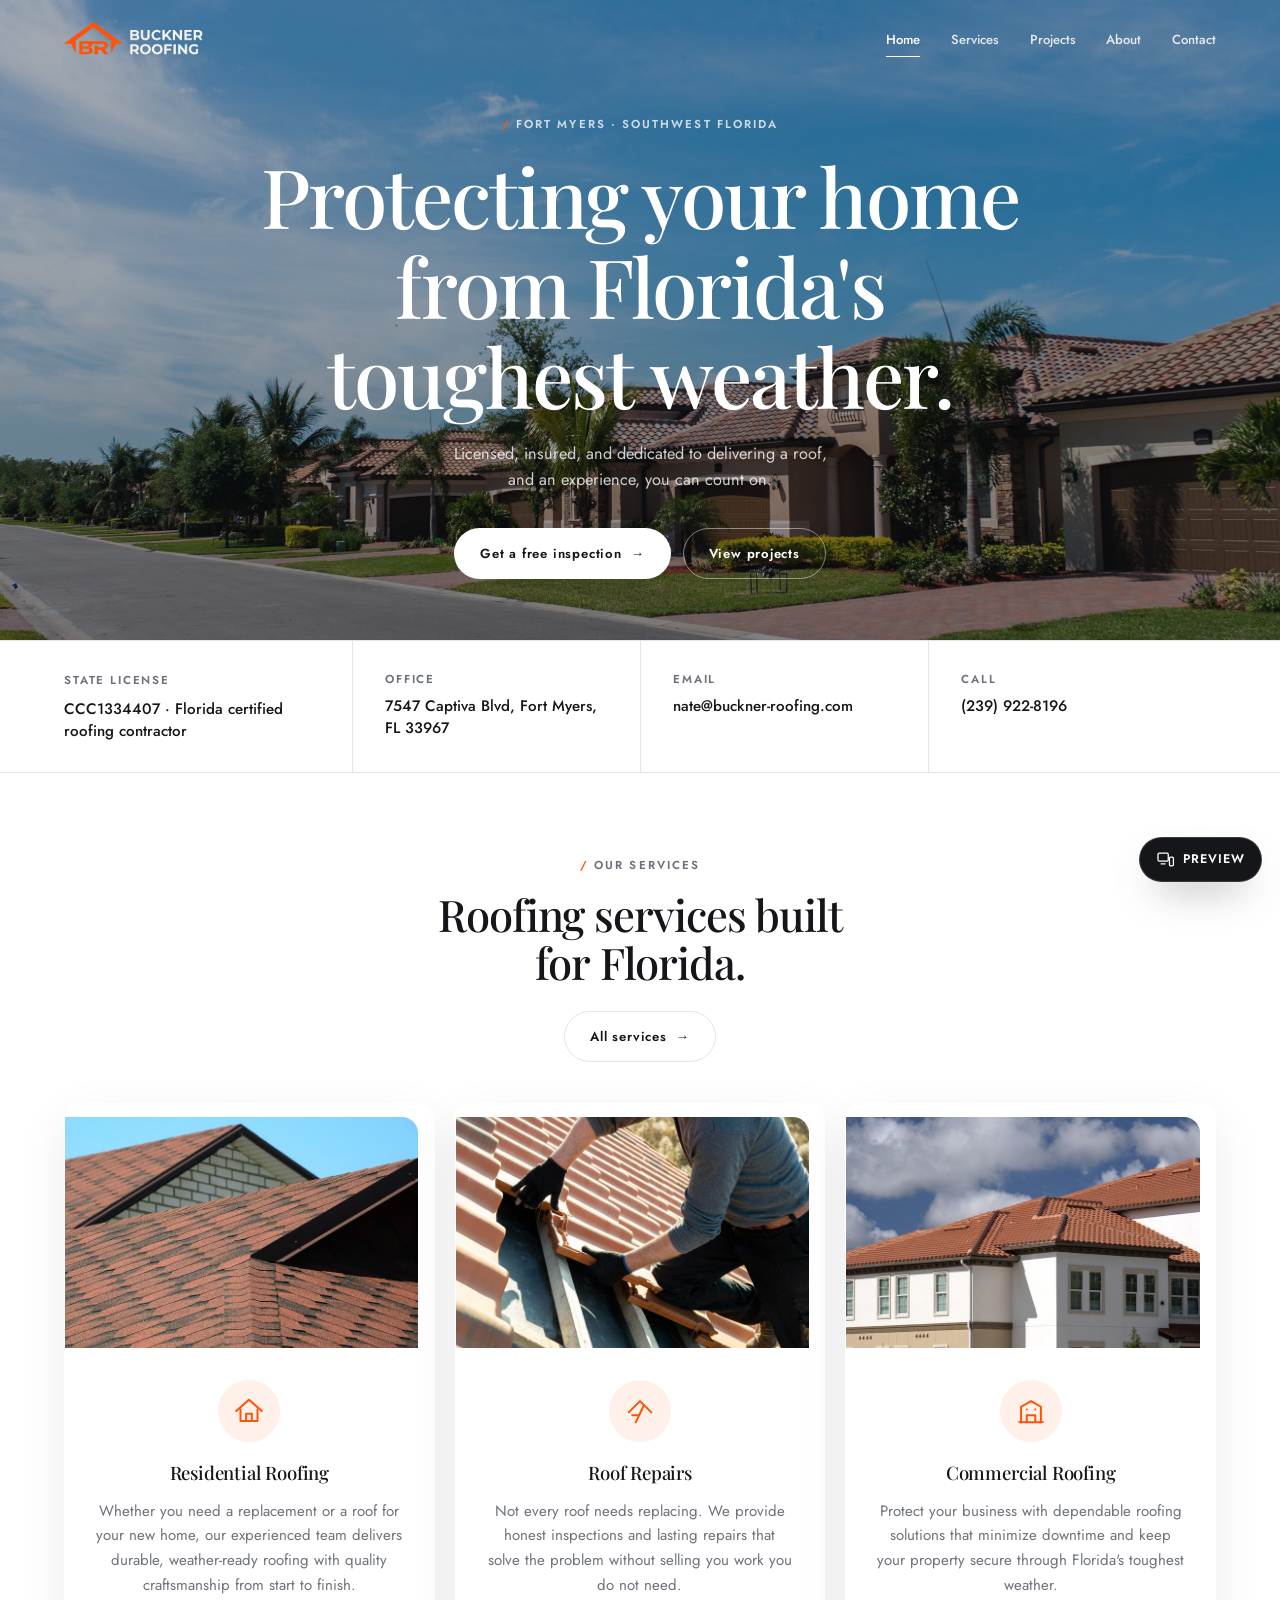
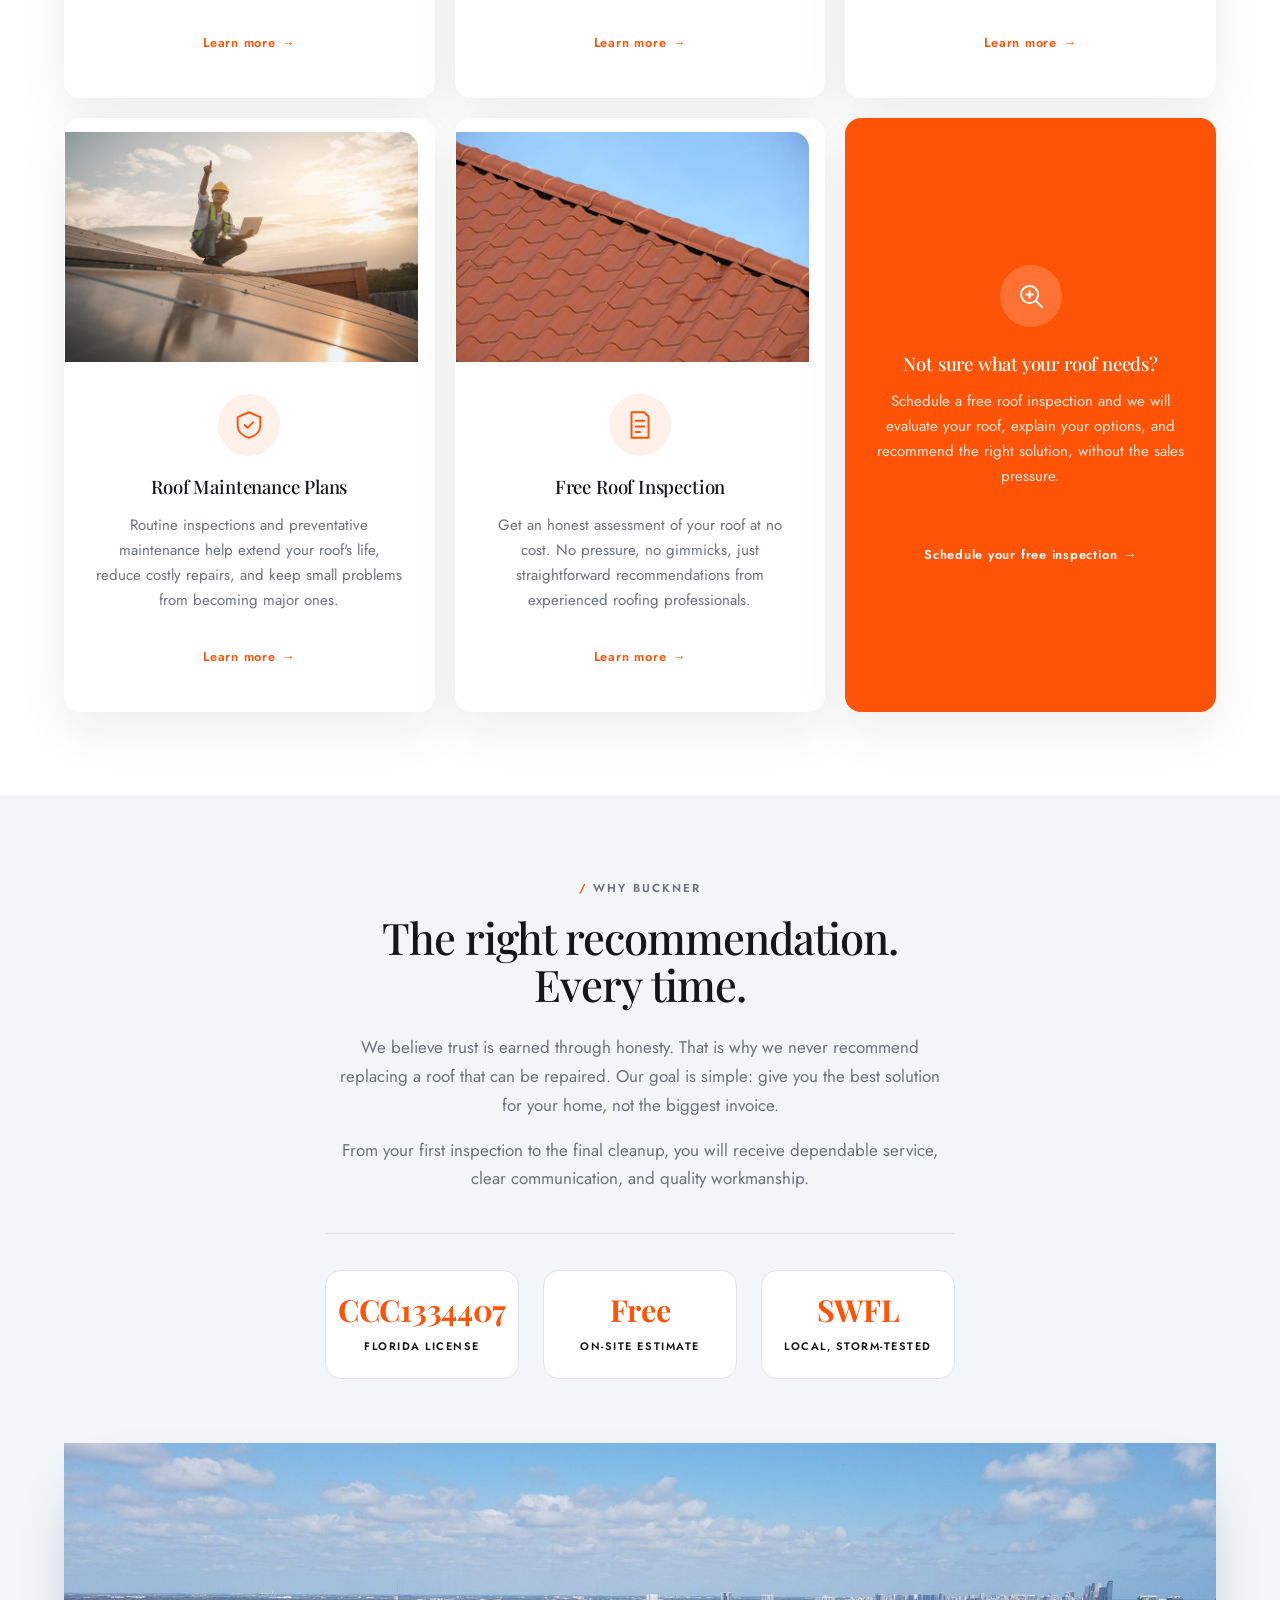
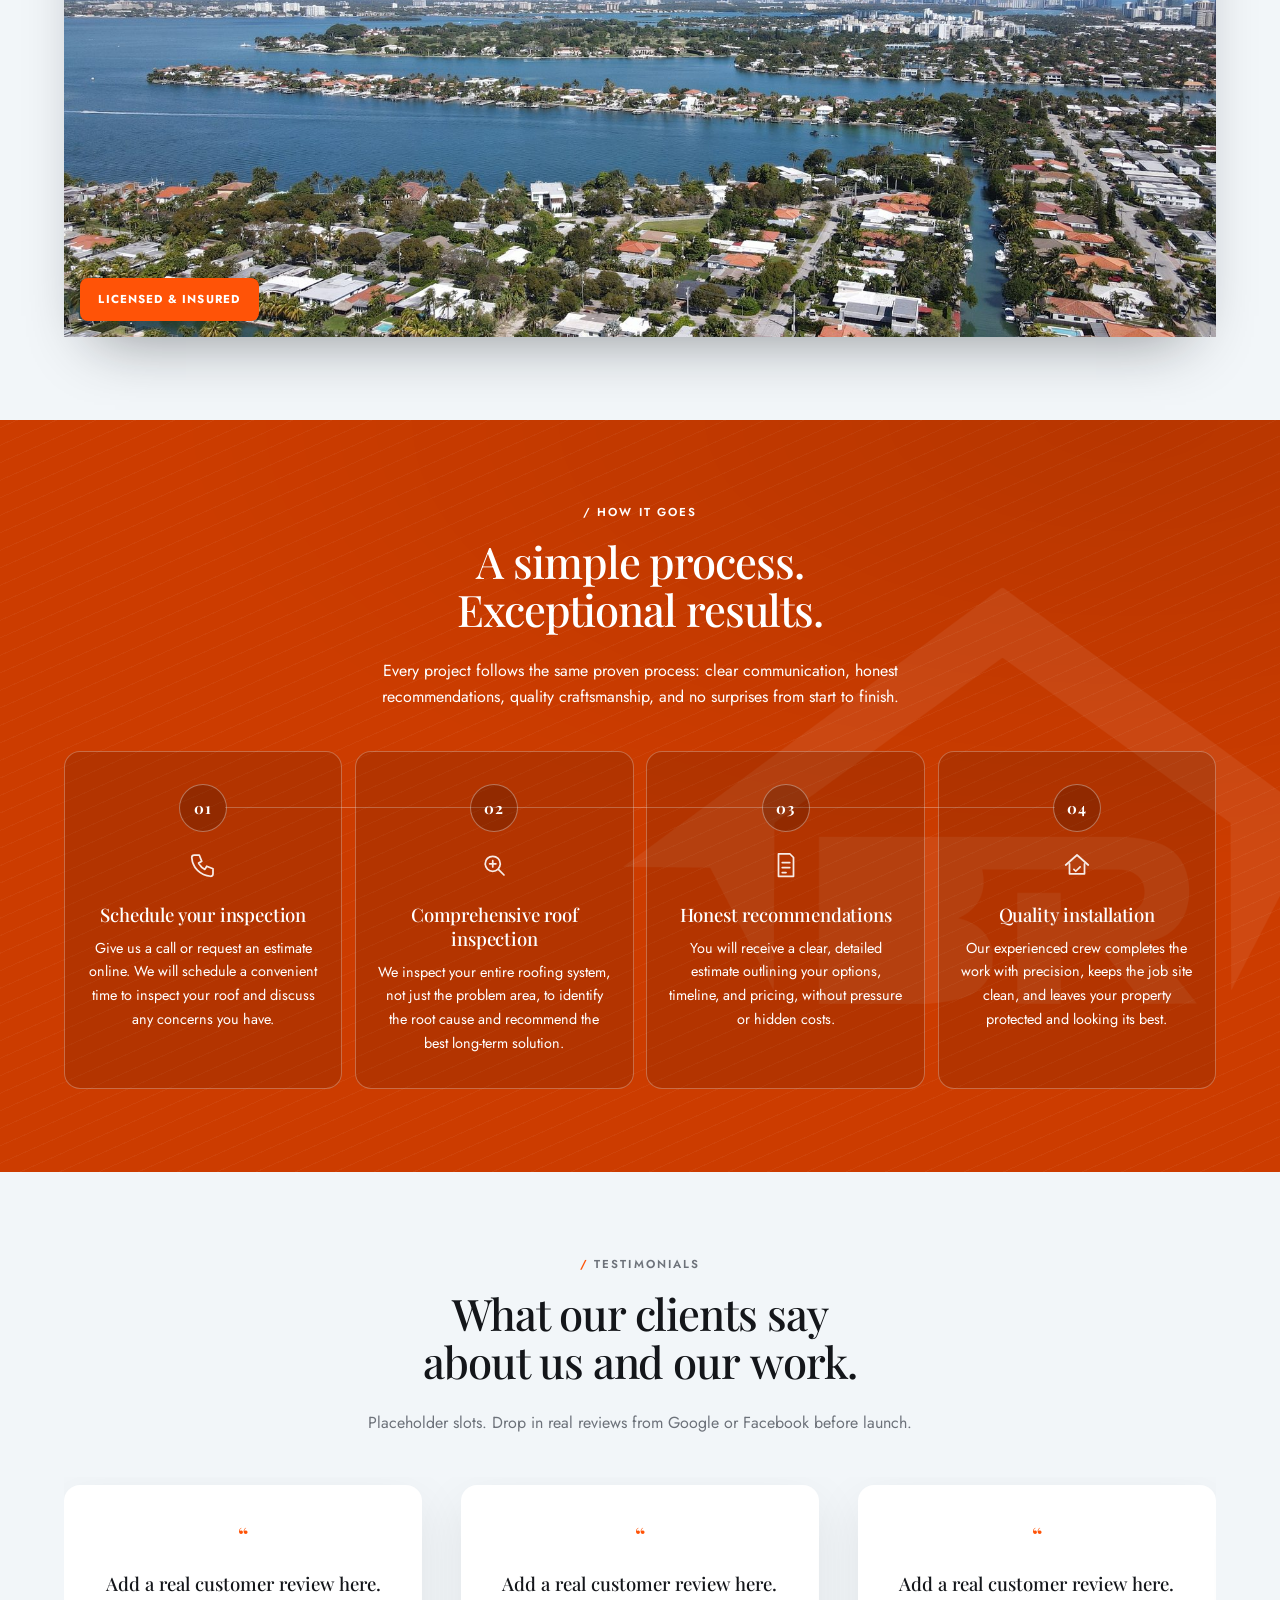
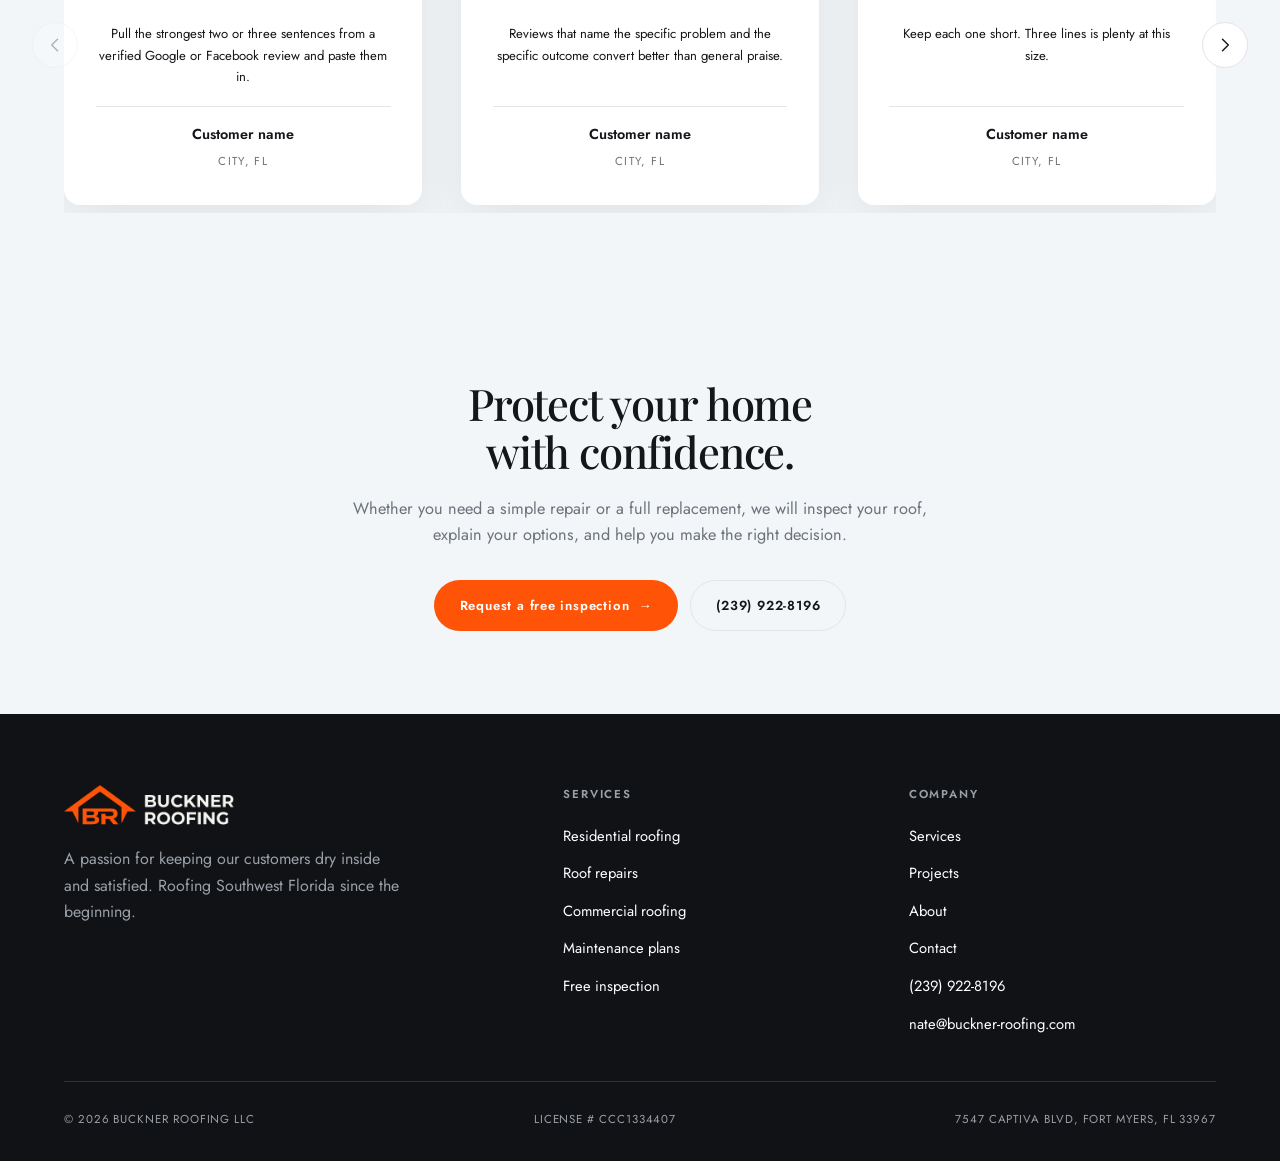
<file: index.html>
<!DOCTYPE html>
<!-- Design signed off: Crest layout, Classic Luxury type, Minimal Light, Spacious.
     These attributes are now FIXED. The Design Studio has been removed. -->
<html lang="en" data-layout="crest" data-type="luxury" data-theme="light" data-scale="spacious">
<head>
<meta charset="UTF-8">
<meta name="viewport" content="width=device-width, initial-scale=1.0">
<title>Buckner Roofing | Protective Roofing at an Honest Price | Fort Myers, FL</title>
<meta name="description" content="Licensed Florida roofing contractor in Fort Myers. Residential roofing, roof repairs, light commercial roofing and maintenance agreements. Free estimates.">
<link rel="icon" type="image/png" href="[data-uri]">
<link rel="apple-touch-icon" href="[data-uri]">
<meta name="theme-color" content="#ff5307">
<link rel="preconnect" href="https://fonts.googleapis.com">
<link rel="preconnect" href="https://fonts.gstatic.com" crossorigin>
<link href="https://fonts.googleapis.com/css2?family=Sora:wght@400;600;700;800&family=Inter:wght@400;500;600;700&family=Playfair+Display:wght@400;500;600;700&family=Jost:wght@300;400;500;600&display=swap" rel="stylesheet">
<link rel="stylesheet" href="index.css">
<!-- DEV TOOL — delete this block and preview.html before client handoff -->
<a class="devbtn" href="preview.html" title="Open device preview" aria-label="Open device preview">
  <svg viewBox="0 0 24 24" fill="none" stroke-linecap="round" stroke-linejoin="round" aria-hidden="true">
    <rect x="2.5" y="4" width="13" height="10" rx="1.6"/>
    <path d="M6.5 17.5h5"/>
    <rect x="17" y="9" width="5" height="11" rx="1.4"/>
  </svg>
  <span>Preview</span>
</a>
<!-- /DEV TOOL -->
<script src="site.js" defer></script>
</head>
<body data-page="index.html">
<header class="nav nav--over">
  <div class="nav__in">
    <a class="nav__logo" href="index.html" aria-label="Buckner Roofing home">
      <span class="brand"><span class="brand__img brand__img--onlight" role="img" aria-label="Buckner Roofing"></span><span class="brand__img brand__img--ondark" aria-hidden="true"></span></span>
    </a>
    <nav class="nav__links" aria-label="Primary">
      <a href="index.html" aria-current="page">Home</a>
      <a href="services.html">Services</a>
      <a href="projects.html">Projects</a>
      <a href="about.html">About</a>
      <a href="contact.html">Contact</a>
    </nav>
    <a class="btn btn--primary nav__cta" href="contact.html"><span>Get a quote</span></a>
    <button class="nav__burger" id="burger" aria-label="Toggle menu"><i></i><i></i><i></i></button>
  </div>
</header>
<section class="hero">
  <div class="hero__frame">
    <div class="hero__media"></div>
    <div class="hero__scrim"></div>
    <span class="hero__ring" aria-hidden="true"></span>
    <span class="hero__giant" aria-hidden="true">Licensed CCC1334407</span>
    <div class="hero__in">
      <span class="hero__badge">Roof solutions, all in one</span>
      <ul class="hero__chips">
        <li>Licensed <b>CCC1334407</b></li>
        <li>Fort Myers, FL</li>
        <li>Free estimates</li>
      </ul>
      <span class="eyebrow">Fort Myers &middot; Southwest Florida</span>
      <h1>Protecting your home<br>from Florida's<br>toughest&nbsp;<em class="hl">weather</em>.</h1>
      <p>Licensed, insured, and dedicated to delivering a roof, and an experience, you can count on.</p>
      <div class="hero__actions">
      <a class="btn btn--primary" href="contact.html"><span>Get a free inspection</span><span class="arrow">&rarr;</span></a>
      <a class="btn btn--light" href="projects.html"><span>View projects</span></a>
    </div>
    </div>
    <a class="hero__video" href="projects.html" aria-label="See the work">
      <span class="hero__video-k">See the work</span>
    </a>
  </div>
</section>

<section class="band">
  <div class="shell band__in">
    <span class="band__i"><svg viewBox="0 0 24 24" stroke-linecap="round" stroke-linejoin="round"><path d="M3 12 12 4l9 8"/><path d="M6 11v8h12v-8"/></svg>Residential</span>
    <span class="band__i"><svg viewBox="0 0 24 24" stroke-linecap="round" stroke-linejoin="round"><path d="M4 13 12 5l8 8"/><path d="M14.5 8.5 9 20"/></svg>Repairs</span>
    <span class="band__i"><svg viewBox="0 0 24 24" stroke-linecap="round" stroke-linejoin="round"><path d="M3 20h18"/><path d="M5 20V9l7-4 7 4v11"/></svg>Light commercial</span>
    <span class="band__i"><svg viewBox="0 0 24 24" stroke-linecap="round" stroke-linejoin="round"><path d="M12 3 4 6.5V12c0 4.6 3.4 7.8 8 9 4.6-1.2 8-4.4 8-9V6.5Z"/></svg>Maintenance</span>
    <span class="band__i"><svg viewBox="0 0 24 24" stroke-linecap="round" stroke-linejoin="round"><path d="M6 3h9l3 3v15H6Z"/><path d="M9 9h6M9 13h6"/></svg>Free estimate</span>
    <span class="band__i"><svg viewBox="0 0 24 24" stroke-linecap="round" stroke-linejoin="round"><circle cx="12" cy="12" r="9"/><path d="M12 7v5l3 2"/></svg>Same-day reply</span>
  </div>
</section>
<section class="strip">
  <div class="shell">
    <div class="strip__in">
      <div class="strip__cell">
        <span class="strip__k">State license</span>
        <span class="strip__v">CCC1334407 &middot; Florida certified roofing contractor</span>
      </div>
      <a class="strip__cell strip__v" href="https://maps.app.goo.gl/DTWB763Cg67UDxi96" target="_blank" rel="noopener">
        <span class="strip__k">Office</span>
        7547 Captiva Blvd, Fort Myers, FL 33967
      </a>
      <a class="strip__cell strip__v" href="mailto:nate@buckner-roofing.com">
        <span class="strip__k">Email</span>
        nate@buckner-roofing.com
      </a>
      <a class="strip__cell strip__v" href="tel:+12399228196">
        <span class="strip__k">Call</span>
        (239) 922-8196
      </a>
    </div>
  </div>
</section>

<section class="section">
  <div class="shell">
    <div class="sec-head rv">
      <div>
        <span class="eyebrow">Our services</span>
                <h2>Roofing services built<br>for&nbsp;<em class="hl">Florida</em>.</h2>
      </div>
      <div class="sec-head__aside">
        <a class="btn btn--ghost" href="services.html"><span>All services</span><span class="arrow">&rarr;</span></a>
      </div>
    </div>
    <div class="svc rv">
  <article class="svc__card">
    <div class="svc__photo pic1"></div>
    <svg class="svc__icon" viewBox="0 0 24 24" aria-hidden="true" stroke-linecap="round" stroke-linejoin="round"><path d="M3 12 12 4l9 8"/><path d="M6 11v8h12v-8"/><path d="M10 19v-5h4v5"/></svg>
    <h3>Residential Roofing</h3>
    <p>Whether you need a replacement or a roof for your new home, our experienced team delivers durable, weather-ready roofing with quality craftsmanship from start to finish.</p>
    <a class="tlink" href="services.html">Learn more <span class="arrow">&rarr;</span></a>
  </article>
  <article class="svc__card">
    <div class="svc__photo pic2"></div>
    <svg class="svc__icon" viewBox="0 0 24 24" aria-hidden="true" stroke-linecap="round" stroke-linejoin="round"><path d="M4 13 12 5l8 8"/><path d="M14.5 8.5 9 20"/><path d="M6.5 15h5"/></svg>
    <h3>Roof Repairs</h3>
    <p>Not every roof needs replacing. We provide honest inspections and lasting repairs that solve the problem without selling you work you do not need.</p>
    <a class="tlink" href="services.html">Learn more <span class="arrow">&rarr;</span></a>
  </article>
  <article class="svc__card">
    <div class="svc__photo pic3"></div>
    <svg class="svc__icon" viewBox="0 0 24 24" aria-hidden="true" stroke-linecap="round" stroke-linejoin="round"><path d="M3 20h18"/><path d="M5 20V9l7-4 7 4v11"/><path d="M9 20v-5h6v5"/><path d="M9 11h.01M15 11h.01"/></svg>
    <h3>Commercial Roofing</h3>
    <p>Protect your business with dependable roofing solutions that minimize downtime and keep your property secure through Florida's toughest weather.</p>
    <a class="tlink" href="services.html">Learn more <span class="arrow">&rarr;</span></a>
  </article>
  <article class="svc__card">
    <div class="svc__photo pic4"></div>
    <svg class="svc__icon" viewBox="0 0 24 24" aria-hidden="true" stroke-linecap="round" stroke-linejoin="round"><path d="M12 3 4 6.5V12c0 4.6 3.4 7.8 8 9 4.6-1.2 8-4.4 8-9V6.5Z"/><path d="m9 12 2 2 4-4"/></svg>
    <h3>Roof Maintenance Plans</h3>
    <p>Routine inspections and preventative maintenance help extend your roof's life, reduce costly repairs, and keep small problems from becoming major ones.</p>
    <a class="tlink" href="services.html">Learn more <span class="arrow">&rarr;</span></a>
  </article>
  <article class="svc__card">
    <div class="svc__photo pic5"></div>
    <svg class="svc__icon" viewBox="0 0 24 24" aria-hidden="true" stroke-linecap="round" stroke-linejoin="round"><path d="M6 3h9l3 3v15H6Z"/><path d="M9 9h6M9 13h6M9 17h3"/></svg>
    <h3>Free Roof Inspection</h3>
    <p>Get an honest assessment of your roof at no cost. No pressure, no gimmicks, just straightforward recommendations from experienced roofing professionals.</p>
    <a class="tlink" href="services.html">Learn more <span class="arrow">&rarr;</span></a>
  </article>
  <article class="svc__card svc__card--cta">
    <svg class="svc__icon" viewBox="0 0 24 24" aria-hidden="true" fill="none" stroke-linecap="round" stroke-linejoin="round"><circle cx="11" cy="11" r="6"/><path d="m20 20-4.5-4.5"/><path d="M8.5 11h5M11 8.5v5"/></svg>
    <h3>Not sure what your roof needs?</h3>
    <p>Schedule a free roof inspection and we will evaluate your roof, explain your options, and recommend the right solution, without the sales pressure.</p>
    <a class="tlink" href="contact.html">Schedule your free inspection <span class="arrow">&rarr;</span></a>
  </article>
</div>
  </div>
</section>

<section class="section section--tint">
  <div class="shell">
    <div class="duo">
      <div class="rv">
        <span class="eyebrow">Why Buckner</span>
                <h2>The right recommendation.<br><em class="hl">Every&nbsp;time</em>.</h2>
        <p class="lead" style="margin-top:1.5rem;">We believe trust is earned through honesty. That is why we never recommend replacing a roof that can be repaired. Our goal is simple: give you the best solution for your home, not the biggest invoice.</p>
        <p style="margin-top:1rem;">From your first inspection to the final cleanup, you will receive dependable service, clear communication, and quality workmanship.</p>
        <div class="stats">
          <div><span class="stats__n">CCC1334407</span><span class="stats__l">Florida license</span></div>
          <div><span class="stats__n">Free</span><span class="stats__l">On-site estimate</span></div>
          <div><span class="stats__n">SWFL</span><span class="stats__l">Local, storm-tested</span></div>
        </div>
      </div>
      <div class="duo__media duo__media--feature rv">
        <span class="duo__badge">Licensed &amp; insured</span>
      </div>
    </div>
  </div>
</section>

<section class="section section--brand">
  <div class="shell">
    <div class="sec-head rv">
      <div>
        <span class="eyebrow">How it goes</span>
        <h2>A simple process.<br><em class="hl">Exceptional&nbsp;results</em>.</h2>
      </div>
      <div class="sec-head__aside"><p>Every project follows the same proven process: clear communication, honest recommendations, quality craftsmanship, and no surprises from start to finish.</p></div>
    </div>
    <div class="steps rv">
      <div class="step">
        <span class="step__n">01</span>
        <svg class="step__i" viewBox="0 0 24 24" aria-hidden="true" fill="none" stroke-linecap="round" stroke-linejoin="round"><path d="M5 4h4l2 5-2.5 1.5a11 11 0 0 0 5 5L15 13l5 2v4a2 2 0 0 1-2 2A16 16 0 0 1 3 6a2 2 0 0 1 2-2Z"/></svg>
        <h3>Schedule your inspection</h3>
        <p>Give us a call or request an estimate online. We will schedule a convenient time to inspect your roof and discuss any concerns you have.</p>
      </div>
      <div class="step">
        <span class="step__n">02</span>
        <svg class="step__i" viewBox="0 0 24 24" aria-hidden="true" fill="none" stroke-linecap="round" stroke-linejoin="round"><circle cx="11" cy="11" r="6"/><path d="m20 20-4.5-4.5"/><path d="M8.5 11h5M11 8.5v5"/></svg>
        <h3>Comprehensive roof inspection</h3>
        <p>We inspect your entire roofing system, not just the problem area, to identify the root cause and recommend the best long-term solution.</p>
      </div>
      <div class="step">
        <span class="step__n">03</span>
        <svg class="step__i" viewBox="0 0 24 24" aria-hidden="true" fill="none" stroke-linecap="round" stroke-linejoin="round"><path d="M6 3h9l3 3v15H6Z"/><path d="M9 10h6M9 14h6M9 18h3"/></svg>
        <h3>Honest recommendations</h3>
        <p>You will receive a clear, detailed estimate outlining your options, timeline, and pricing, without pressure or hidden costs.</p>
      </div>
      <div class="step">
        <span class="step__n">04</span>
        <svg class="step__i" viewBox="0 0 24 24" aria-hidden="true" fill="none" stroke-linecap="round" stroke-linejoin="round"><path d="M3 12 12 4l9 8"/><path d="M6 11v8h12v-8"/><path d="m9.5 15.5 1.5 1.5 3.5-3.5"/></svg>
        <h3>Quality installation</h3>
        <p>Our experienced crew completes the work with precision, keeps the job site clean, and leaves your property protected and looking its best.</p>
      </div>
    </div>
  </div>
</section>

<section class="section section--tint">
  <div class="shell">
    <div class="sec-head rv">
      <div>
        <span class="eyebrow">Testimonials</span>
                <h2>What our clients say<br>about us and our&nbsp;work.</h2>
      </div>
      <div class="sec-head__aside"><p>Placeholder slots. Drop in real reviews from Google or Facebook before launch.</p></div>
    </div>
    <div class="quotes__wrap rv">
      <button class="qnav qnav--prev" type="button" aria-label="Previous reviews">
        <svg viewBox="0 0 24 24" aria-hidden="true" fill="none" stroke-linecap="round" stroke-linejoin="round"><path d="m15 5-7 7 7 7"/></svg>
      </button>
      <button class="qnav qnav--next" type="button" aria-label="Next reviews">
        <svg viewBox="0 0 24 24" aria-hidden="true" fill="none" stroke-linecap="round" stroke-linejoin="round"><path d="m9 5 7 7-7 7"/></svg>
      </button>
      <div class="quotes" id="quotes">
        <figure class="quote">
          <span class="quote__mark">&ldquo;</span>
          <blockquote>Add a real customer review here.</blockquote>
          <p class="quote__hint">Pull the strongest two or three sentences from a verified Google or Facebook review and paste them in.</p>
          <figcaption><span class="quote__name">Customer name</span><br><span class="quote__loc">City, FL</span></figcaption>
        </figure>
        <figure class="quote">
          <span class="quote__mark">&ldquo;</span>
          <blockquote>Add a real customer review here.</blockquote>
          <p class="quote__hint">Reviews that name the specific problem and the specific outcome convert better than general praise.</p>
          <figcaption><span class="quote__name">Customer name</span><br><span class="quote__loc">City, FL</span></figcaption>
        </figure>
        <figure class="quote">
          <span class="quote__mark">&ldquo;</span>
          <blockquote>Add a real customer review here.</blockquote>
          <p class="quote__hint">Keep each one short. Three lines is plenty at this size.</p>
          <figcaption><span class="quote__name">Customer name</span><br><span class="quote__loc">City, FL</span></figcaption>
        </figure>
        <figure class="quote">
          <span class="quote__mark">&ldquo;</span>
          <blockquote>Add a real customer review here.</blockquote>
          <p class="quote__hint">A storm-damage or insurance-claim story is worth including if you have one.</p>
          <figcaption><span class="quote__name">Customer name</span><br><span class="quote__loc">City, FL</span></figcaption>
        </figure>
        <figure class="quote">
          <span class="quote__mark">&ldquo;</span>
          <blockquote>Add a real customer review here.</blockquote>
          <p class="quote__hint">One review mentioning cleanup and crew conduct rounds the set out nicely.</p>
          <figcaption><span class="quote__name">Customer name</span><br><span class="quote__loc">City, FL</span></figcaption>
        </figure>
      </div>
    </div>
  </div>
</section>

<section class="section cta section--ink">
  <div class="shell cta__in">
    <div>
            <h2>Protect your home<br>with&nbsp;<em class="hl">confidence</em>.</h2>
      <p class="lead" style="margin-top:1.25rem;">Whether you need a simple repair or a full replacement, we will inspect your roof, explain your options, and help you make the right decision.</p>
    </div>
    <div class="cta__actions">
      <a class="btn btn--primary" href="contact.html"><span>Request a free inspection</span><span class="arrow">&rarr;</span></a>
      <a class="btn btn--light" href="tel:+12399228196"><span>(239) 922-8196</span></a>
    </div>
  </div>
</section>
<footer class="foot">
  <div class="shell">
    <div class="foot__top">
      <div>
        <div class="nav__logo foot__logo"><span class="brand"><span class="brand__img brand__img--onlight" role="img" aria-label="Buckner Roofing"></span><span class="brand__img brand__img--ondark" aria-hidden="true"></span></span></div>
        <p class="foot__tag">A passion for keeping our customers dry inside and satisfied. Roofing Southwest Florida since the beginning.</p>
      </div>
      <div>
        <h4>Services</h4>
        <ul><li><a href="services.html">Residential roofing</a></li><li><a href="services.html">Roof repairs</a></li><li><a href="services.html">Commercial roofing</a></li><li><a href="services.html">Maintenance plans</a></li><li><a href="services.html">Free inspection</a></li></ul>
      </div>
      <div>
        <h4>Company</h4>
        <ul><li><a href="services.html">Services</a></li><li><a href="projects.html">Projects</a></li><li><a href="about.html">About</a></li><li><a href="contact.html">Contact</a></li>
          <li><a href="tel:+12399228196">(239) 922-8196</a></li>
          <li><a href="mailto:nate@buckner-roofing.com">nate@buckner-roofing.com</a></li>
        </ul>
      </div>
    </div>
    <div class="foot__bot">
      <span>&copy; 2026 Buckner Roofing LLC</span>
      <span>License # CCC1334407</span>
      <span>7547 Captiva Blvd, Fort Myers, FL 33967</span>
    </div>
  </div>
</footer>
</body>
</html>
</file>
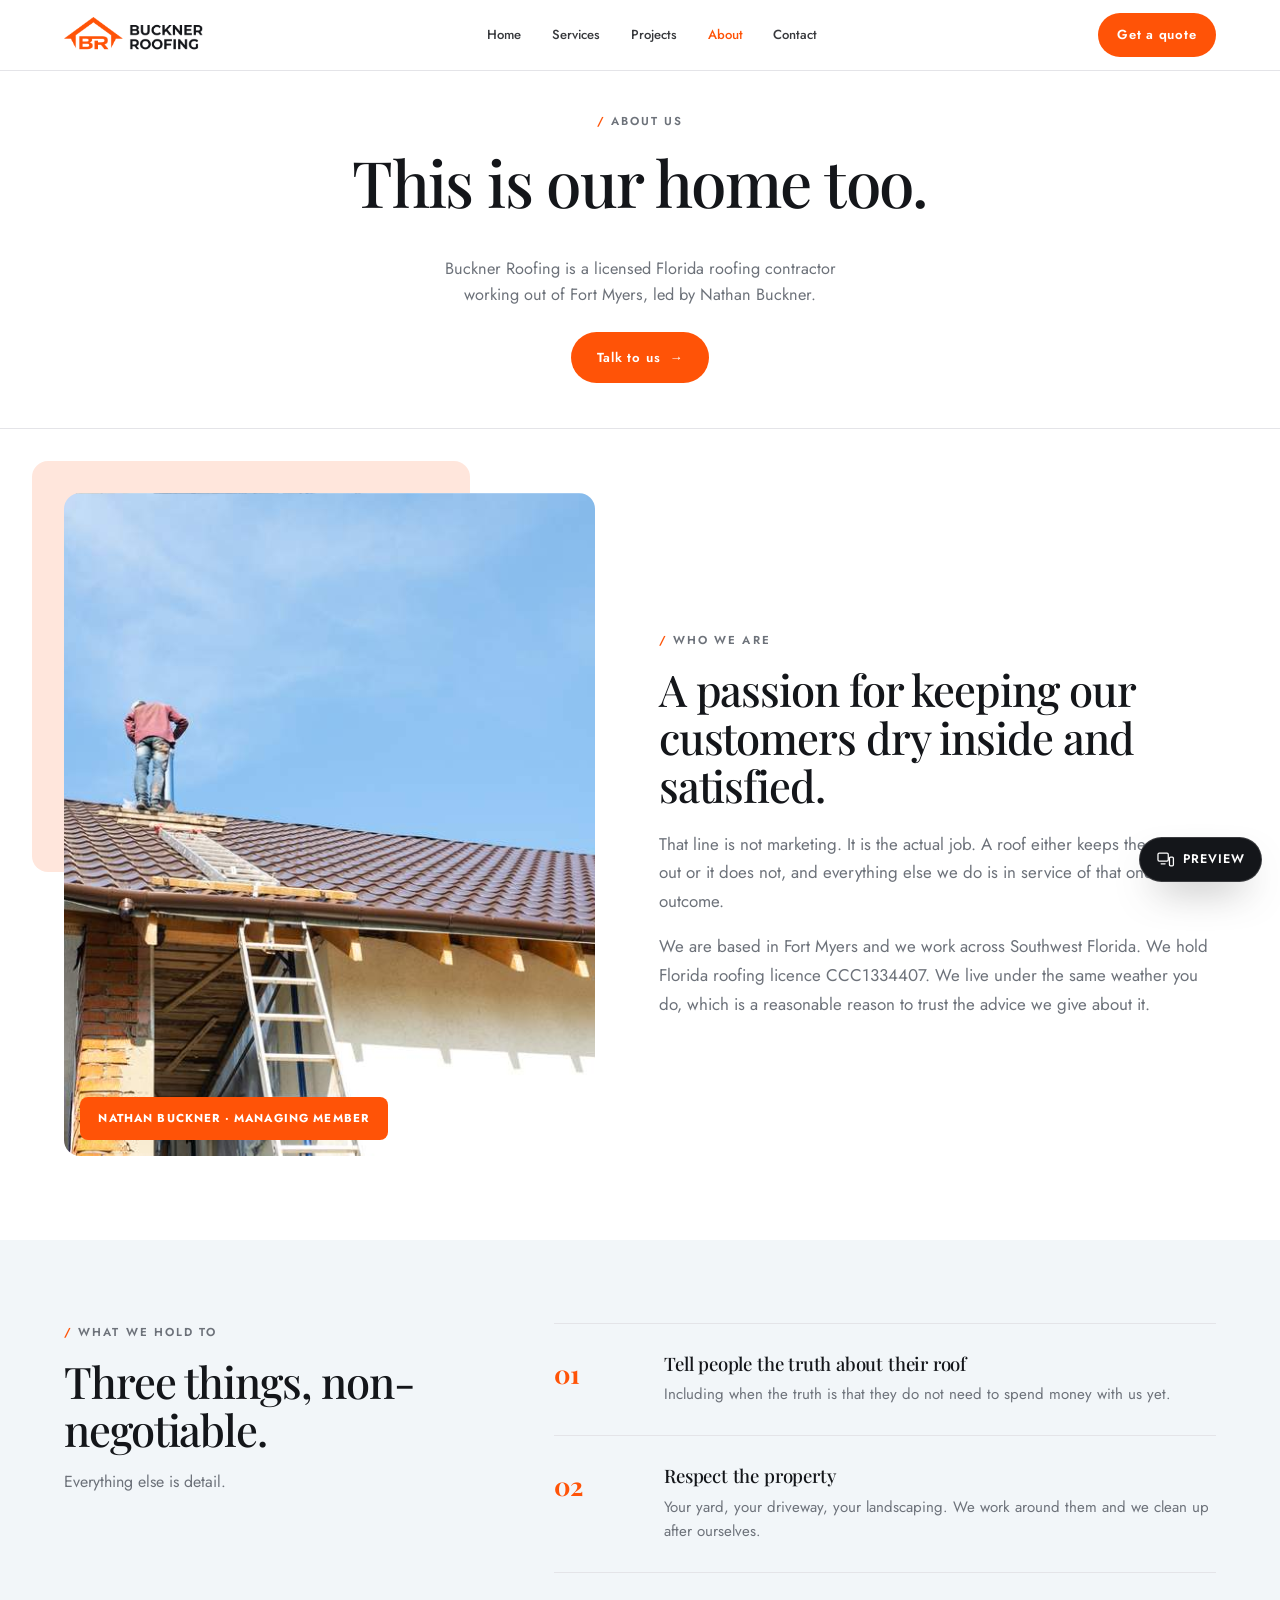
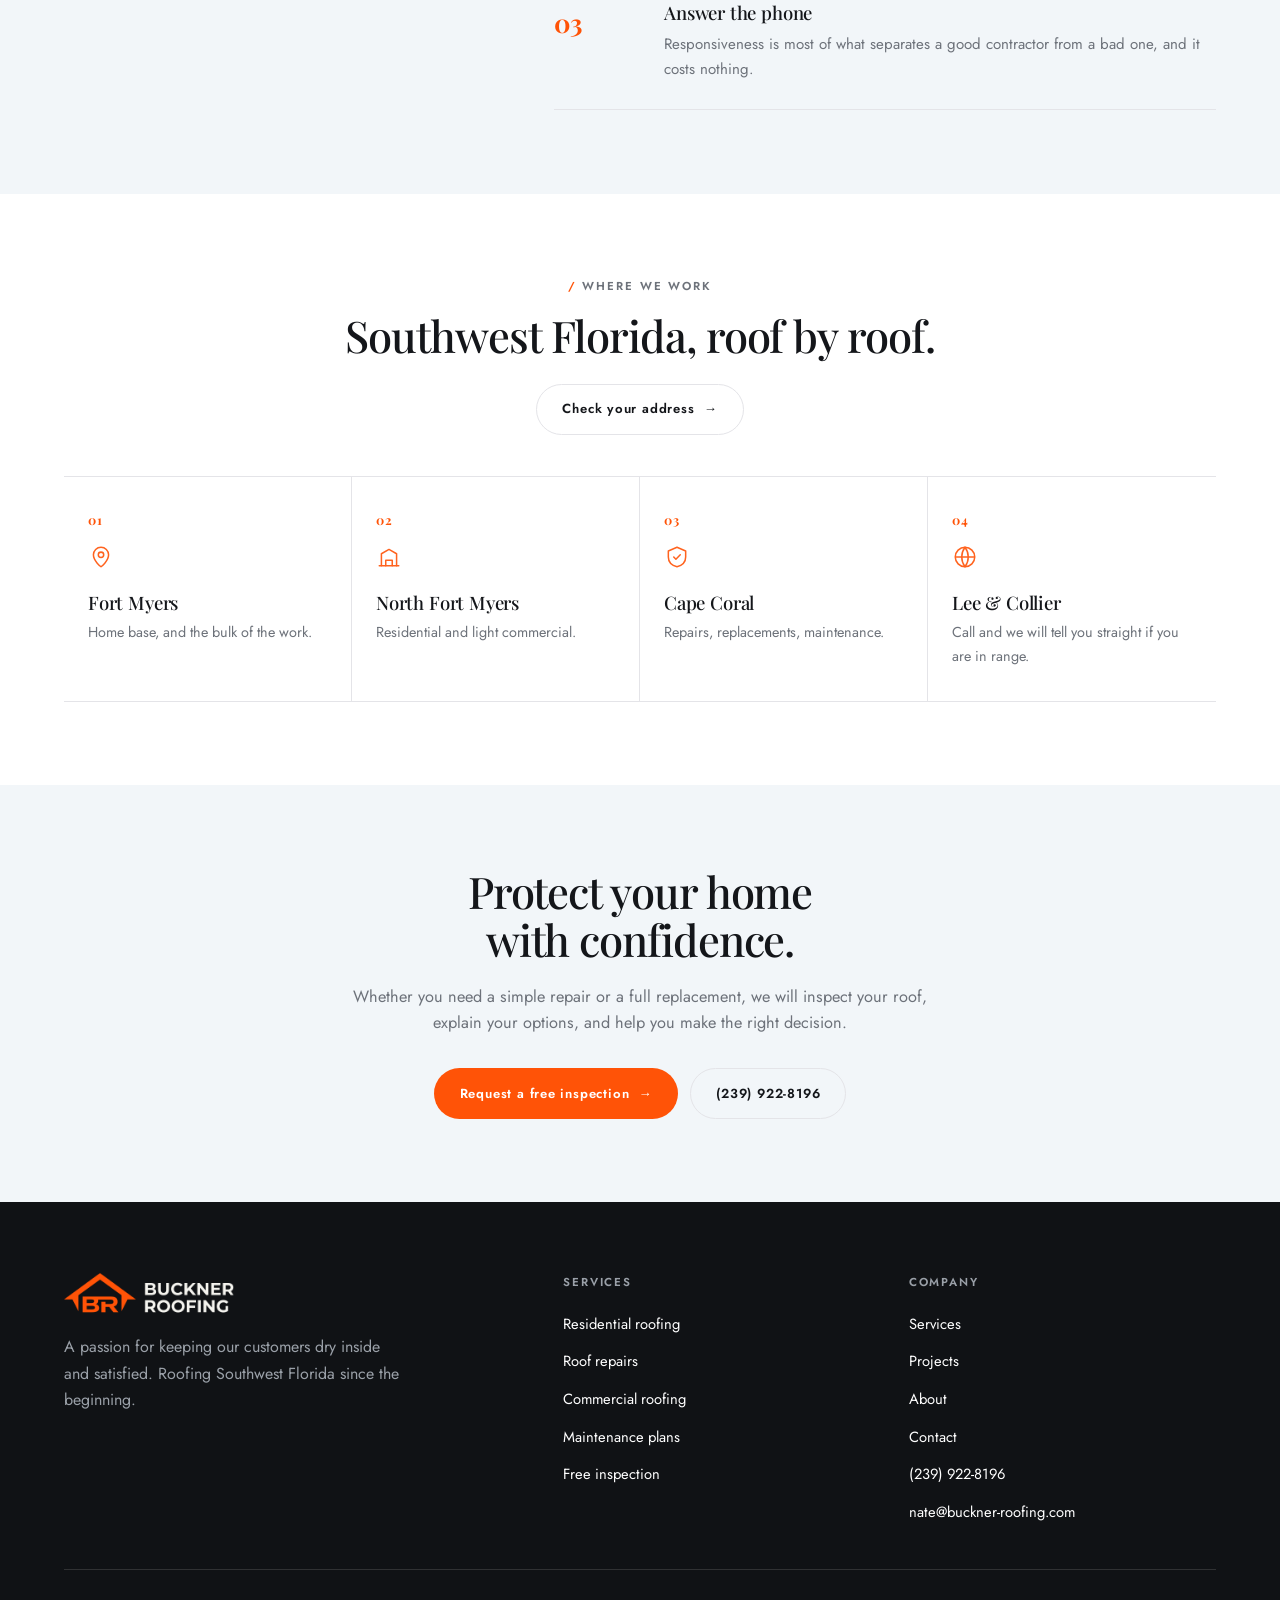
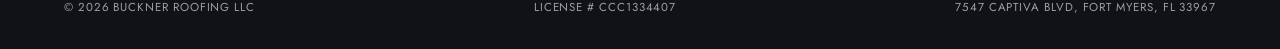
<file: about.html>
<!DOCTYPE html>
<!-- Design signed off: Crest layout, Classic Luxury type, Minimal Light, Spacious.
     These attributes are now FIXED. The Design Studio has been removed. -->
<html lang="en" data-layout="crest" data-type="luxury" data-theme="light" data-scale="spacious">
<head>
<meta charset="UTF-8">
<meta name="viewport" content="width=device-width, initial-scale=1.0">
<title>About | Buckner Roofing | Fort Myers, FL</title>
<meta name="description" content="Buckner Roofing is a licensed Florida roofing contractor based in Fort Myers, led by Nathan Buckner. License CCC1334407.">
<link rel="icon" type="image/png" href="[data-uri]">
<link rel="apple-touch-icon" href="[data-uri]">
<meta name="theme-color" content="#ff5307">
<link rel="preconnect" href="https://fonts.googleapis.com">
<link rel="preconnect" href="https://fonts.gstatic.com" crossorigin>
<link href="https://fonts.googleapis.com/css2?family=Sora:wght@400;600;700;800&family=Inter:wght@400;500;600;700&family=Playfair+Display:wght@400;500;600;700&family=Jost:wght@300;400;500;600&display=swap" rel="stylesheet">
<link rel="stylesheet" href="index.css">
<!-- DEV TOOL — delete this block and preview.html before client handoff -->
<a class="devbtn" href="preview.html" title="Open device preview" aria-label="Open device preview">
  <svg viewBox="0 0 24 24" fill="none" stroke-linecap="round" stroke-linejoin="round" aria-hidden="true">
    <rect x="2.5" y="4" width="13" height="10" rx="1.6"/>
    <path d="M6.5 17.5h5"/>
    <rect x="17" y="9" width="5" height="11" rx="1.4"/>
  </svg>
  <span>Preview</span>
</a>
<!-- /DEV TOOL -->
<script src="site.js" defer></script>
</head>
<body data-page="about.html">
<header class="nav nav--over">
  <div class="nav__in">
    <a class="nav__logo" href="index.html" aria-label="Buckner Roofing home">
      <span class="brand"><span class="brand__img brand__img--onlight" role="img" aria-label="Buckner Roofing"></span><span class="brand__img brand__img--ondark" aria-hidden="true"></span></span>
    </a>
    <nav class="nav__links" aria-label="Primary">
      <a href="index.html">Home</a>
      <a href="services.html">Services</a>
      <a href="projects.html">Projects</a>
      <a href="about.html" aria-current="page">About</a>
      <a href="contact.html">Contact</a>
    </nav>
    <a class="btn btn--primary nav__cta" href="contact.html"><span>Get a quote</span></a>
    <button class="nav__burger" id="burger" aria-label="Toggle menu"><i></i><i></i><i></i></button>
  </div>
</header>
<header class="pagehead">
  <div class="shell pagehead__in">
    <div class="pagehead__lead">
      <span class="eyebrow">About us</span>
      <h1>This is our <em class="hl">home</em> too.</h1>
    </div>
    <div class="pagehead__aside">
      <p class="lead">Buckner Roofing is a licensed Florida roofing contractor working out of Fort Myers, led by Nathan Buckner.</p>
      <a class="btn btn--primary" href="contact.html"><span>Talk to us</span><span class="arrow">&rarr;</span></a>
    </div>
  </div>
  
</header>

<section class="section section--flush">
  <div class="shell">
    <div class="portrait rv">
      <div class="portrait__block" aria-hidden="true"></div>
      <div class="portrait__media picabout"><span class="duo__badge">Nathan Buckner &middot; Managing member</span></div>
      <div class="portrait__copy">
        <span class="eyebrow">Who we are</span>
        <h2>A passion for keeping our customers dry inside and satisfied.</h2>
        <p class="lead" style="margin-top:1.25rem;">That line is not marketing. It is the actual job. A roof either keeps the water out or it does not, and everything else we do is in service of that one outcome.</p>
        <p style="margin-top:1rem;">We are based in Fort Myers and we work across Southwest Florida. We hold Florida roofing licence CCC1334407. We live under the same weather you do, which is a reasonable reason to trust the advice we give about it.</p>
      </div>
    </div>
  </div>
</section>

<section class="section section--tint">
  <div class="shell">
    <div class="ledger rv">
      <div class="ledger__head">
        <span class="eyebrow">What we hold to</span>
        <h2>Three things, non-negotiable.</h2>
        <p>Everything else is detail.</p>
      </div>
      <div class="ledger__rows">
        <div class="ledger__row">
          <span class="ledger__n">01</span>
          <div><h3>Tell people the truth about their roof</h3><p>Including when the truth is that they do not need to spend money with us yet.</p></div>
        </div>
        <div class="ledger__row">
          <span class="ledger__n">02</span>
          <div><h3>Respect the property</h3><p>Your yard, your driveway, your landscaping. We work around them and we clean up after ourselves.</p></div>
        </div>
        <div class="ledger__row">
          <span class="ledger__n">03</span>
          <div><h3>Answer the phone</h3><p>Responsiveness is most of what separates a good contractor from a bad one, and it costs nothing.</p></div>
        </div>
      </div>
    </div>
  </div>
</section>

<section class="section">
  <div class="shell">
    <div class="sec-head rv">
      <div>
        <span class="eyebrow">Where we work</span>
        <h2>Southwest Florida, roof by roof.</h2>
      </div>
      <div class="sec-head__aside">
        <a class="btn btn--ghost" href="contact.html"><span>Check your address</span><span class="arrow">&rarr;</span></a>
      </div>
    </div>
    <div class="arearail rv">
      <div class="area"><span class="area__k">01</span><svg class="step__i" viewBox="0 0 24 24" aria-hidden="true" fill="none" stroke-linecap="round" stroke-linejoin="round"><path d="M12 21s7-5.2 7-11a7 7 0 1 0-14 0c0 5.8 7 11 7 11Z"/><circle cx="12" cy="10" r="2.5"/></svg><h3>Fort Myers</h3><p>Home base, and the bulk of the work.</p></div>
      <div class="area"><span class="area__k">02</span><svg class="step__i" viewBox="0 0 24 24" aria-hidden="true" fill="none" stroke-linecap="round" stroke-linejoin="round"><path d="M3 20h18"/><path d="M5 20V9l7-4 7 4v11"/><path d="M9 20v-5h6v5"/></svg><h3>North Fort Myers</h3><p>Residential and light commercial.</p></div>
      <div class="area"><span class="area__k">03</span><svg class="step__i" viewBox="0 0 24 24" aria-hidden="true" fill="none" stroke-linecap="round" stroke-linejoin="round"><path d="M12 3 4 6.5V12c0 4.6 3.4 7.8 8 9 4.6-1.2 8-4.4 8-9V6.5Z"/><path d="m9 12 2 2 4-4"/></svg><h3>Cape Coral</h3><p>Repairs, replacements, maintenance.</p></div>
      <div class="area"><span class="area__k">04</span><svg class="step__i" viewBox="0 0 24 24" aria-hidden="true" fill="none" stroke-linecap="round" stroke-linejoin="round"><circle cx="12" cy="12" r="9"/><path d="M3.5 12h17M12 3a15 15 0 0 1 0 18M12 3a15 15 0 0 0 0 18"/></svg><h3>Lee &amp; Collier</h3><p>Call and we will tell you straight if you are in range.</p></div>
    </div>
  </div>
</section>
<section class="section cta section--ink">
  <div class="shell cta__in">
    <div>
            <h2>Protect your home<br>with&nbsp;<em class="hl">confidence</em>.</h2>
      <p class="lead" style="margin-top:1.25rem;">Whether you need a simple repair or a full replacement, we will inspect your roof, explain your options, and help you make the right decision.</p>
    </div>
    <div class="cta__actions">
      <a class="btn btn--primary" href="contact.html"><span>Request a free inspection</span><span class="arrow">&rarr;</span></a>
      <a class="btn btn--light" href="tel:+12399228196"><span>(239) 922-8196</span></a>
    </div>
  </div>
</section>
<footer class="foot">
  <div class="shell">
    <div class="foot__top">
      <div>
        <div class="nav__logo foot__logo"><span class="brand"><span class="brand__img brand__img--onlight" role="img" aria-label="Buckner Roofing"></span><span class="brand__img brand__img--ondark" aria-hidden="true"></span></span></div>
        <p class="foot__tag">A passion for keeping our customers dry inside and satisfied. Roofing Southwest Florida since the beginning.</p>
      </div>
      <div>
        <h4>Services</h4>
        <ul><li><a href="services.html">Residential roofing</a></li><li><a href="services.html">Roof repairs</a></li><li><a href="services.html">Commercial roofing</a></li><li><a href="services.html">Maintenance plans</a></li><li><a href="services.html">Free inspection</a></li></ul>
      </div>
      <div>
        <h4>Company</h4>
        <ul><li><a href="services.html">Services</a></li><li><a href="projects.html">Projects</a></li><li><a href="about.html">About</a></li><li><a href="contact.html">Contact</a></li>
          <li><a href="tel:+12399228196">(239) 922-8196</a></li>
          <li><a href="mailto:nate@buckner-roofing.com">nate@buckner-roofing.com</a></li>
        </ul>
      </div>
    </div>
    <div class="foot__bot">
      <span>&copy; 2026 Buckner Roofing LLC</span>
      <span>License # CCC1334407</span>
      <span>7547 Captiva Blvd, Fort Myers, FL 33967</span>
    </div>
  </div>
</footer>
</body>
</html>
</file>
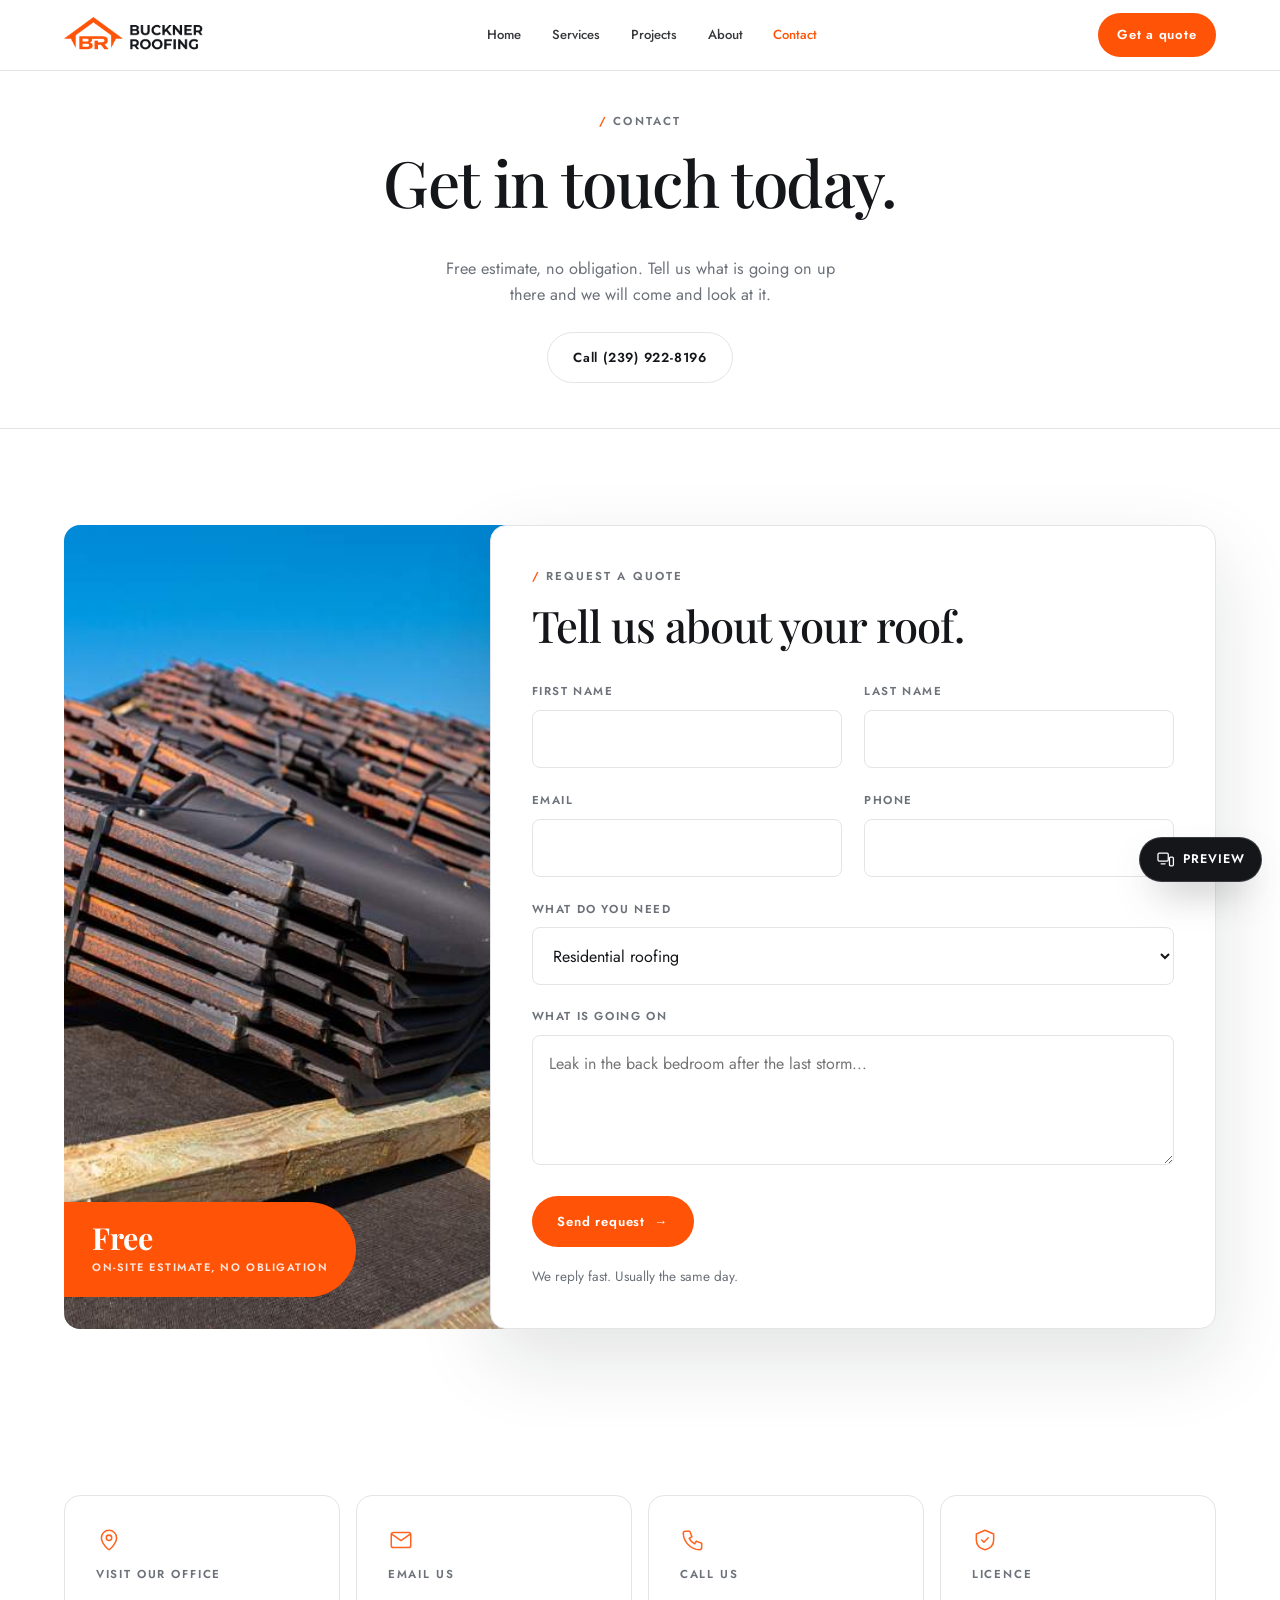
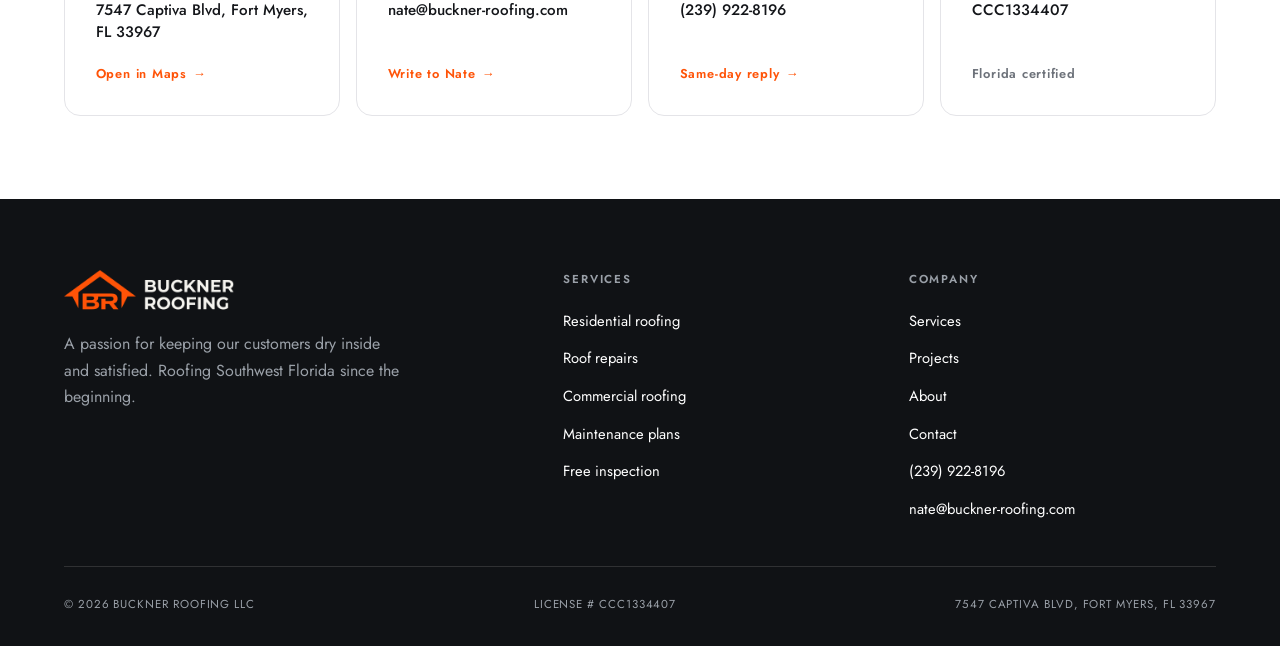
<file: contact.html>
<!DOCTYPE html>
<!-- Design signed off: Crest layout, Classic Luxury type, Minimal Light, Spacious.
     These attributes are now FIXED. The Design Studio has been removed. -->
<html lang="en" data-layout="crest" data-type="luxury" data-theme="light" data-scale="spacious">
<head>
<meta charset="UTF-8">
<meta name="viewport" content="width=device-width, initial-scale=1.0">
<title>Contact | Buckner Roofing | Fort Myers, FL</title>
<meta name="description" content="Get a free roofing estimate. Call (239) 922-8196, email nate@buckner-roofing.com, or visit our Fort Myers office.">
<link rel="icon" type="image/png" href="[data-uri]">
<link rel="apple-touch-icon" href="[data-uri]">
<meta name="theme-color" content="#ff5307">
<link rel="preconnect" href="https://fonts.googleapis.com">
<link rel="preconnect" href="https://fonts.gstatic.com" crossorigin>
<link href="https://fonts.googleapis.com/css2?family=Sora:wght@400;600;700;800&family=Inter:wght@400;500;600;700&family=Playfair+Display:wght@400;500;600;700&family=Jost:wght@300;400;500;600&display=swap" rel="stylesheet">
<link rel="stylesheet" href="index.css">
<!-- DEV TOOL — delete this block and preview.html before client handoff -->
<a class="devbtn" href="preview.html" title="Open device preview" aria-label="Open device preview">
  <svg viewBox="0 0 24 24" fill="none" stroke-linecap="round" stroke-linejoin="round" aria-hidden="true">
    <rect x="2.5" y="4" width="13" height="10" rx="1.6"/>
    <path d="M6.5 17.5h5"/>
    <rect x="17" y="9" width="5" height="11" rx="1.4"/>
  </svg>
  <span>Preview</span>
</a>
<!-- /DEV TOOL -->
<script src="site.js" defer></script>
</head>
<body data-page="contact.html">
<header class="nav nav--over">
  <div class="nav__in">
    <a class="nav__logo" href="index.html" aria-label="Buckner Roofing home">
      <span class="brand"><span class="brand__img brand__img--onlight" role="img" aria-label="Buckner Roofing"></span><span class="brand__img brand__img--ondark" aria-hidden="true"></span></span>
    </a>
    <nav class="nav__links" aria-label="Primary">
      <a href="index.html">Home</a>
      <a href="services.html">Services</a>
      <a href="projects.html">Projects</a>
      <a href="about.html">About</a>
      <a href="contact.html" aria-current="page">Contact</a>
    </nav>
    <a class="btn btn--primary nav__cta" href="contact.html"><span>Get a quote</span></a>
    <button class="nav__burger" id="burger" aria-label="Toggle menu"><i></i><i></i><i></i></button>
  </div>
</header>
<header class="pagehead">
  <div class="shell pagehead__in">
    <div class="pagehead__lead">
      <span class="eyebrow">Contact</span>
      <h1>Get in <em class="hl">touch</em> today.</h1>
    </div>
    <div class="pagehead__aside">
      <p class="lead">Free estimate, no obligation. Tell us what is going on up there and we will come and look at it.</p>
      <a class="btn btn--ghost" href="tel:+12399228196"><span>Call (239) 922-8196</span></a>
    </div>
  </div>
  
</header>

<section class="section section--flush">
  <div class="shell">
    <div class="quotebox rv">
      <div class="quotebox__media piccontact">
        <div class="quotebox__stat">
          <span class="stats__n">Free</span>
          <span class="stats__l">On-site estimate, no obligation</span>
        </div>
      </div>
      <div class="quotebox__card">
        <span class="eyebrow">Request a quote</span>
        <h2>Tell us about your roof.</h2>
        <form id="quoteForm" style="margin-top:2rem;">
          <div class="row2">
            <div class="field"><label for="fn">First name</label><input id="fn" name="fn" type="text" required></div>
            <div class="field"><label for="ln">Last name</label><input id="ln" name="ln" type="text" required></div>
          </div>
          <div class="row2">
            <div class="field"><label for="em">Email</label><input id="em" name="em" type="email" required></div>
            <div class="field"><label for="ph">Phone</label><input id="ph" name="ph" type="tel" required></div>
          </div>
          <div class="field">
            <label for="sv">What do you need</label>
            <select id="sv" name="sv">
              <option>Residential roofing</option>
              <option>Roof repair</option>
              <option>Light commercial roofing</option>
              <option>Roof maintenance agreement</option>
              <option>Not sure, I need an inspection</option>
            </select>
          </div>
          <div class="field"><label for="ms">What is going on</label><textarea id="ms" name="ms" placeholder="Leak in the back bedroom after the last storm..."></textarea></div>
          <button class="btn btn--primary" type="submit"><span>Send request</span><span class="arrow">&rarr;</span></button>
          <p class="note" id="formNote">We reply fast. Usually the same day.</p>
        </form>
      </div>
    </div>
  </div>
</section>

<section class="section">
  <div class="shell">
    <div class="detail rv">
      <a class="detail__cell" href="https://maps.app.goo.gl/DTWB763Cg67UDxi96" target="_blank" rel="noopener">
        <svg class="step__i" viewBox="0 0 24 24" aria-hidden="true" fill="none" stroke-linecap="round" stroke-linejoin="round"><path d="M12 21s7-5.2 7-11a7 7 0 1 0-14 0c0 5.8 7 11 7 11Z"/><circle cx="12" cy="10" r="2.5"/></svg><span class="strip__k">Visit our office</span>
        <span class="strip__v">7547 Captiva Blvd, Fort Myers, FL 33967</span>
        <span class="tlink">Open in Maps <span class="arrow">&rarr;</span></span>
      </a>
      <a class="detail__cell" href="mailto:nate@buckner-roofing.com">
        <svg class="step__i" viewBox="0 0 24 24" aria-hidden="true" fill="none" stroke-linecap="round" stroke-linejoin="round"><rect x="3" y="5" width="18" height="14" rx="2"/><path d="m3.5 6.5 8.5 6 8.5-6"/></svg><span class="strip__k">Email us</span>
        <span class="strip__v">nate@buckner-roofing.com</span>
        <span class="tlink">Write to Nate <span class="arrow">&rarr;</span></span>
      </a>
      <a class="detail__cell" href="tel:+12399228196">
        <svg class="step__i" viewBox="0 0 24 24" aria-hidden="true" fill="none" stroke-linecap="round" stroke-linejoin="round"><path d="M5 4h4l2 5-2.5 1.5a11 11 0 0 0 5 5L15 13l5 2v4a2 2 0 0 1-2 2A16 16 0 0 1 3 6a2 2 0 0 1 2-2Z"/></svg><span class="strip__k">Call us</span>
        <span class="strip__v">(239) 922-8196</span>
        <span class="tlink">Same-day reply <span class="arrow">&rarr;</span></span>
      </a>
      <div class="detail__cell">
        <svg class="step__i" viewBox="0 0 24 24" aria-hidden="true" fill="none" stroke-linecap="round" stroke-linejoin="round"><path d="M12 3 4 6.5V12c0 4.6 3.4 7.8 8 9 4.6-1.2 8-4.4 8-9V6.5Z"/><path d="m9 12 2 2 4-4"/></svg><span class="strip__k">Licence</span>
        <span class="strip__v">CCC1334407</span>
        <span class="tlink" style="color:var(--text-2)">Florida certified</span>
      </div>
    </div>
  </div>
</section>
<footer class="foot">
  <div class="shell">
    <div class="foot__top">
      <div>
        <div class="nav__logo foot__logo"><span class="brand"><span class="brand__img brand__img--onlight" role="img" aria-label="Buckner Roofing"></span><span class="brand__img brand__img--ondark" aria-hidden="true"></span></span></div>
        <p class="foot__tag">A passion for keeping our customers dry inside and satisfied. Roofing Southwest Florida since the beginning.</p>
      </div>
      <div>
        <h4>Services</h4>
        <ul><li><a href="services.html">Residential roofing</a></li><li><a href="services.html">Roof repairs</a></li><li><a href="services.html">Commercial roofing</a></li><li><a href="services.html">Maintenance plans</a></li><li><a href="services.html">Free inspection</a></li></ul>
      </div>
      <div>
        <h4>Company</h4>
        <ul><li><a href="services.html">Services</a></li><li><a href="projects.html">Projects</a></li><li><a href="about.html">About</a></li><li><a href="contact.html">Contact</a></li>
          <li><a href="tel:+12399228196">(239) 922-8196</a></li>
          <li><a href="mailto:nate@buckner-roofing.com">nate@buckner-roofing.com</a></li>
        </ul>
      </div>
    </div>
    <div class="foot__bot">
      <span>&copy; 2026 Buckner Roofing LLC</span>
      <span>License # CCC1334407</span>
      <span>7547 Captiva Blvd, Fort Myers, FL 33967</span>
    </div>
  </div>
</footer>
</body>
</html>
</file>
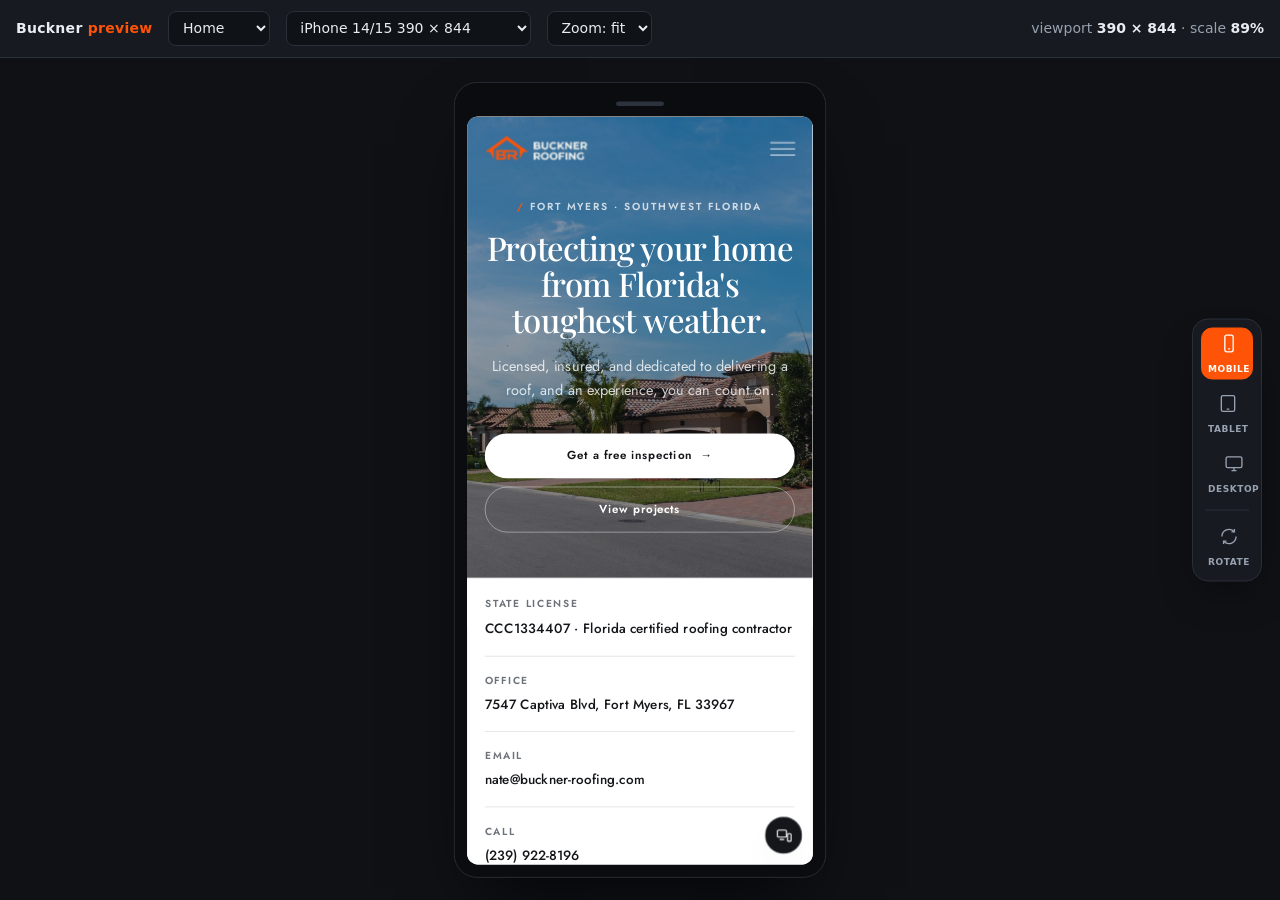
<file: preview.html>
<!DOCTYPE html>
<html lang="en">
<head>
<meta charset="utf-8">
<meta name="viewport" content="width=device-width, initial-scale=1">
<title>Buckner Roofing — device preview</title>
<style>
  /* ============================================================
     DEVICE PREVIEW HARNESS
     This is a BUILD TOOL, not part of the website. It loads the real
     pages inside an iframe set to a true device viewport width, so what
     you see is the actual rendered site — not a mockup.
     Delete preview.html before handing the site to the client.
     ============================================================ */
  * { box-sizing: border-box; }
  :root {
    --bg: #0f1115;
    --panel: #171a20;
    --line: #2a2f38;
    --text: #e9edf2;
    --muted: #98a2b0;
    --orange: #ff5307;
  }
  html, body { height: 100%; }
  body {
    margin: 0;
    background: var(--bg);
    color: var(--text);
    font: 14px/1.5 ui-sans-serif, system-ui, -apple-system, "Segoe UI", Roboto, sans-serif;
    display: flex;
    flex-direction: column;
    overflow: hidden;
  }

  header {
    display: flex;
    align-items: center;
    gap: 1rem;
    padding: 0.7rem 1rem;
    border-bottom: 1px solid var(--line);
    background: var(--panel);
    flex: none;
    flex-wrap: wrap;
  }
  .brand { font-weight: 700; letter-spacing: 0.02em; }
  .brand span { color: var(--orange); }
  select, .zoom {
    background: #0f1216;
    color: var(--text);
    border: 1px solid var(--line);
    border-radius: 8px;
    padding: 0.45rem 0.6rem;
    font: inherit;
  }
  .readout { margin-left: auto; color: var(--muted); font-variant-numeric: tabular-nums; }
  .readout b { color: var(--text); font-weight: 600; }

  main {
    flex: 1;
    display: grid;
    place-items: center;
    overflow: auto;
    padding: 1.5rem;
  }

  /* the device shell scales as a whole so the iframe keeps its TRUE pixel width */
  .stage { transform-origin: top center; }
  .device {
    background: #0a0c0f;
    border: 1px solid var(--line);
    border-radius: 26px;
    padding: 14px;
    box-shadow: 0 40px 80px -30px rgba(0,0,0,0.8);
    position: relative;
  }
  .device[data-kind="desktop"] { border-radius: 12px; padding: 10px 10px 26px; }
  .device[data-kind="desktop"]::after {
    content: "";
    position: absolute;
    left: 50%; bottom: 9px; transform: translateX(-50%);
    width: 70px; height: 4px; border-radius: 2px; background: #2c323c;
  }
  .notch {
    height: 18px;
    display: grid;
    place-items: center;
    margin-bottom: 6px;
  }
  .notch::before {
    content: "";
    width: 54px; height: 5px; border-radius: 3px; background: #2c323c;
  }
  .device[data-kind="desktop"] .notch { display: none; }
  iframe {
    display: block;
    border: 0;
    background: #fff;
    border-radius: 12px;
  }
  .device[data-kind="desktop"] iframe { border-radius: 6px; }

  /* floating side rail */
  .rail {
    position: fixed;
    right: 18px;
    top: 50%;
    transform: translateY(-50%);
    display: flex;
    flex-direction: column;
    gap: 8px;
    background: var(--panel);
    border: 1px solid var(--line);
    border-radius: 16px;
    padding: 8px;
    box-shadow: 0 20px 45px -20px rgba(0,0,0,0.9);
    z-index: 50;
  }
  .rail button {
    width: 52px; height: 52px;
    display: grid; place-items: center; gap: 2px;
    background: transparent;
    color: var(--muted);
    border: 1px solid transparent;
    border-radius: 11px;
    cursor: pointer;
    font: 600 9px/1 ui-sans-serif, system-ui, sans-serif;
    letter-spacing: 0.06em;
    text-transform: uppercase;
    transition: all 0.18s ease;
  }
  .rail button svg { width: 20px; height: 20px; stroke: currentColor; fill: none; stroke-width: 1.6; }
  .rail button:hover { color: var(--text); background: #1e222a; }
  .rail button[aria-pressed="true"] {
    color: #fff;
    background: var(--orange);
    border-color: var(--orange);
  }
  .rail hr { border: 0; border-top: 1px solid var(--line); margin: 2px 4px; }
  .rot { font-size: 9px; }
  @media (max-width: 820px) {
    .rail { right: 8px; }
    main { padding: 0.75rem; }
  }
</style>
</head>
<body>

<header>
  <div class="brand">Buckner <span>preview</span></div>
  <select id="page">
    <option value="index.html">Home</option>
    <option value="services.html">Services</option>
    <option value="projects.html">Projects</option>
    <option value="about.html">About</option>
    <option value="contact.html">Contact</option>
  </select>
  <select id="device">
    <optgroup label="Mobile">
      <option value="360x800|mobile">Android 360 × 800</option>
      <option value="390x844|mobile" selected>iPhone 14/15 390 × 844</option>
      <option value="393x852|mobile">Pixel 8 393 × 852</option>
      <option value="430x932|mobile">iPhone Pro Max 430 × 932</option>
    </optgroup>
    <optgroup label="Tablet">
      <option value="768x1024|tablet">iPad Mini 768 × 1024</option>
      <option value="820x1180|tablet">iPad Air 820 × 1180</option>
      <option value="1024x1366|tablet">iPad Pro 1024 × 1366</option>
    </optgroup>
    <optgroup label="Desktop">
      <option value="1280x800|desktop">Laptop 1280 × 800</option>
      <option value="1440x900|desktop">Desktop 1440 × 900</option>
      <option value="1920x1080|desktop">Full HD 1920 × 1080</option>
    </optgroup>
  </select>
  <select id="zoom" class="zoom">
    <option value="fit" selected>Zoom: fit</option>
    <option value="1">100%</option>
    <option value="0.75">75%</option>
    <option value="0.5">50%</option>
  </select>
  <div class="readout">viewport <b id="vp">390 × 844</b> · scale <b id="sc">100%</b></div>
</header>

<main>
  <div class="stage" id="stage">
    <div class="device" id="device" data-kind="mobile">
      <div class="notch"></div>
      <iframe id="frame" src="index.html" title="Site preview"></iframe>
    </div>
  </div>
</main>

<nav class="rail" aria-label="Device size">
  <button data-set="390x844|mobile" aria-pressed="true">
    <svg viewBox="0 0 24 24"><rect x="7" y="2" width="10" height="20" rx="2.5"/><path d="M11 18.5h2"/></svg>
    Mobile
  </button>
  <button data-set="820x1180|tablet" aria-pressed="false">
    <svg viewBox="0 0 24 24"><rect x="4" y="2.5" width="16" height="19" rx="2"/><path d="M10.5 18.8h3"/></svg>
    Tablet
  </button>
  <button data-set="1440x900|desktop" aria-pressed="false">
    <svg viewBox="0 0 24 24"><rect x="2.5" y="4" width="19" height="13" rx="2"/><path d="M9 20.5h6M12 17.2v3.3"/></svg>
    Desktop
  </button>
  <hr>
  <button id="rotate" class="rot" aria-pressed="false" title="Rotate">
    <svg viewBox="0 0 24 24"><path d="M3.5 12a8.5 8.5 0 0 1 14.5-6"/><path d="M18.5 3v3.5H15"/><path d="M20.5 12a8.5 8.5 0 0 1-14.5 6"/><path d="M5.5 21v-3.5H9"/></svg>
    Rotate
  </button>
</nav>

<script>
(function () {
  "use strict";
  var frame  = document.getElementById("frame");
  var device = document.getElementById("device");
  var stage  = document.getElementById("stage");
  var sel    = document.getElementById("device");
  var pageSel= document.getElementById("page");
  var zoomSel= document.getElementById("zoom");
  var vpOut  = document.getElementById("vp");
  var scOut  = document.getElementById("sc");
  var rail   = document.querySelectorAll(".rail button[data-set]");
  var rotateBtn = document.getElementById("rotate");

  var w = 390, h = 844, kind = "mobile", landscape = false;

  /* open on whichever page the launcher was clicked from */
  var wanted = new URLSearchParams(window.location.search).get("p");
  if (wanted && [...pageSel.options].some(function (o) { return o.value === wanted; })) {
    pageSel.value = wanted;
    frame.src = wanted;
  }

  function apply() {
    var vw = landscape ? h : w;
    var vh = landscape ? w : h;

    /* The iframe gets the TRUE device pixel width. That is what makes this
       accurate: the site inside runs its real media queries at this width. */
    frame.style.width  = vw + "px";
    frame.style.height = vh + "px";
    device.dataset.kind = kind;

    /* Scale the whole shell down only to fit the screen — the iframe still
       believes it is vw wide, so nothing about the layout is faked. */
    var main = document.querySelector("main");
    var availW = main.clientWidth  - 48;
    var availH = main.clientHeight - 48;
    var shellW = vw + 28;
    var shellH = vh + 28 + (kind === "desktop" ? 24 : 24);

    var scale = 1;
    if (zoomSel.value === "fit") {
      scale = Math.min(availW / shellW, availH / shellH, 1);
    } else {
      scale = parseFloat(zoomSel.value);
    }
    stage.style.transform = "scale(" + scale + ")";

    vpOut.textContent = vw + " × " + vh;
    scOut.textContent = Math.round(scale * 100) + "%";
  }

  function set(value) {
    var parts = value.split("|");
    var dims = parts[0].split("x");
    w = parseInt(dims[0], 10);
    h = parseInt(dims[1], 10);
    kind = parts[1];
    landscape = false;
    rotateBtn.setAttribute("aria-pressed", "false");
    apply();
  }

  sel.addEventListener("change", function () {
    set(sel.value);
    rail.forEach(function (b) {
      b.setAttribute("aria-pressed", String(b.dataset.set === sel.value));
    });
  });

  rail.forEach(function (b) {
    b.addEventListener("click", function () {
      rail.forEach(function (o) { o.setAttribute("aria-pressed", "false"); });
      b.setAttribute("aria-pressed", "true");
      sel.value = b.dataset.set;
      set(b.dataset.set);
    });
  });

  rotateBtn.addEventListener("click", function () {
    if (kind === "desktop") return;
    landscape = !landscape;
    rotateBtn.setAttribute("aria-pressed", String(landscape));
    apply();
  });

  pageSel.addEventListener("change", function () { frame.src = pageSel.value; });
  zoomSel.addEventListener("change", apply);
  window.addEventListener("resize", apply);

  apply();
})();
</script>
</body>
</html>
</file>
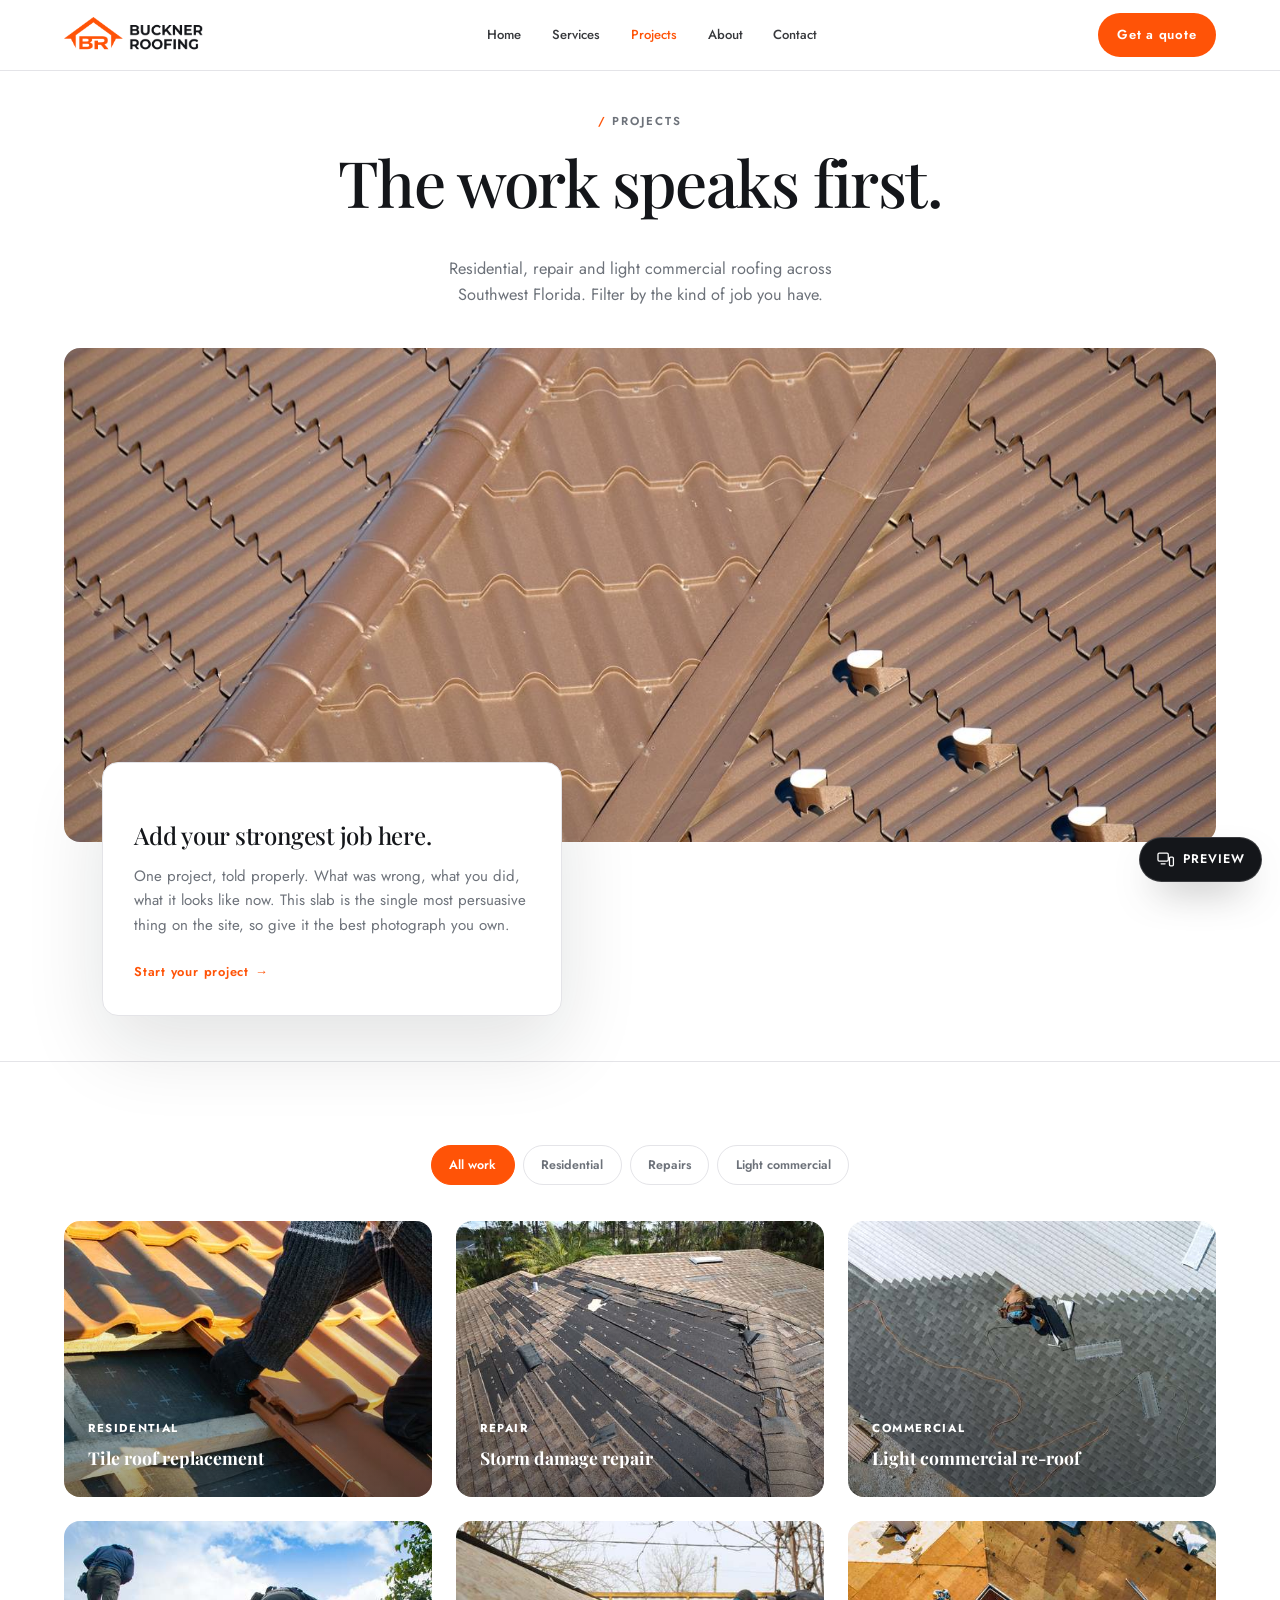
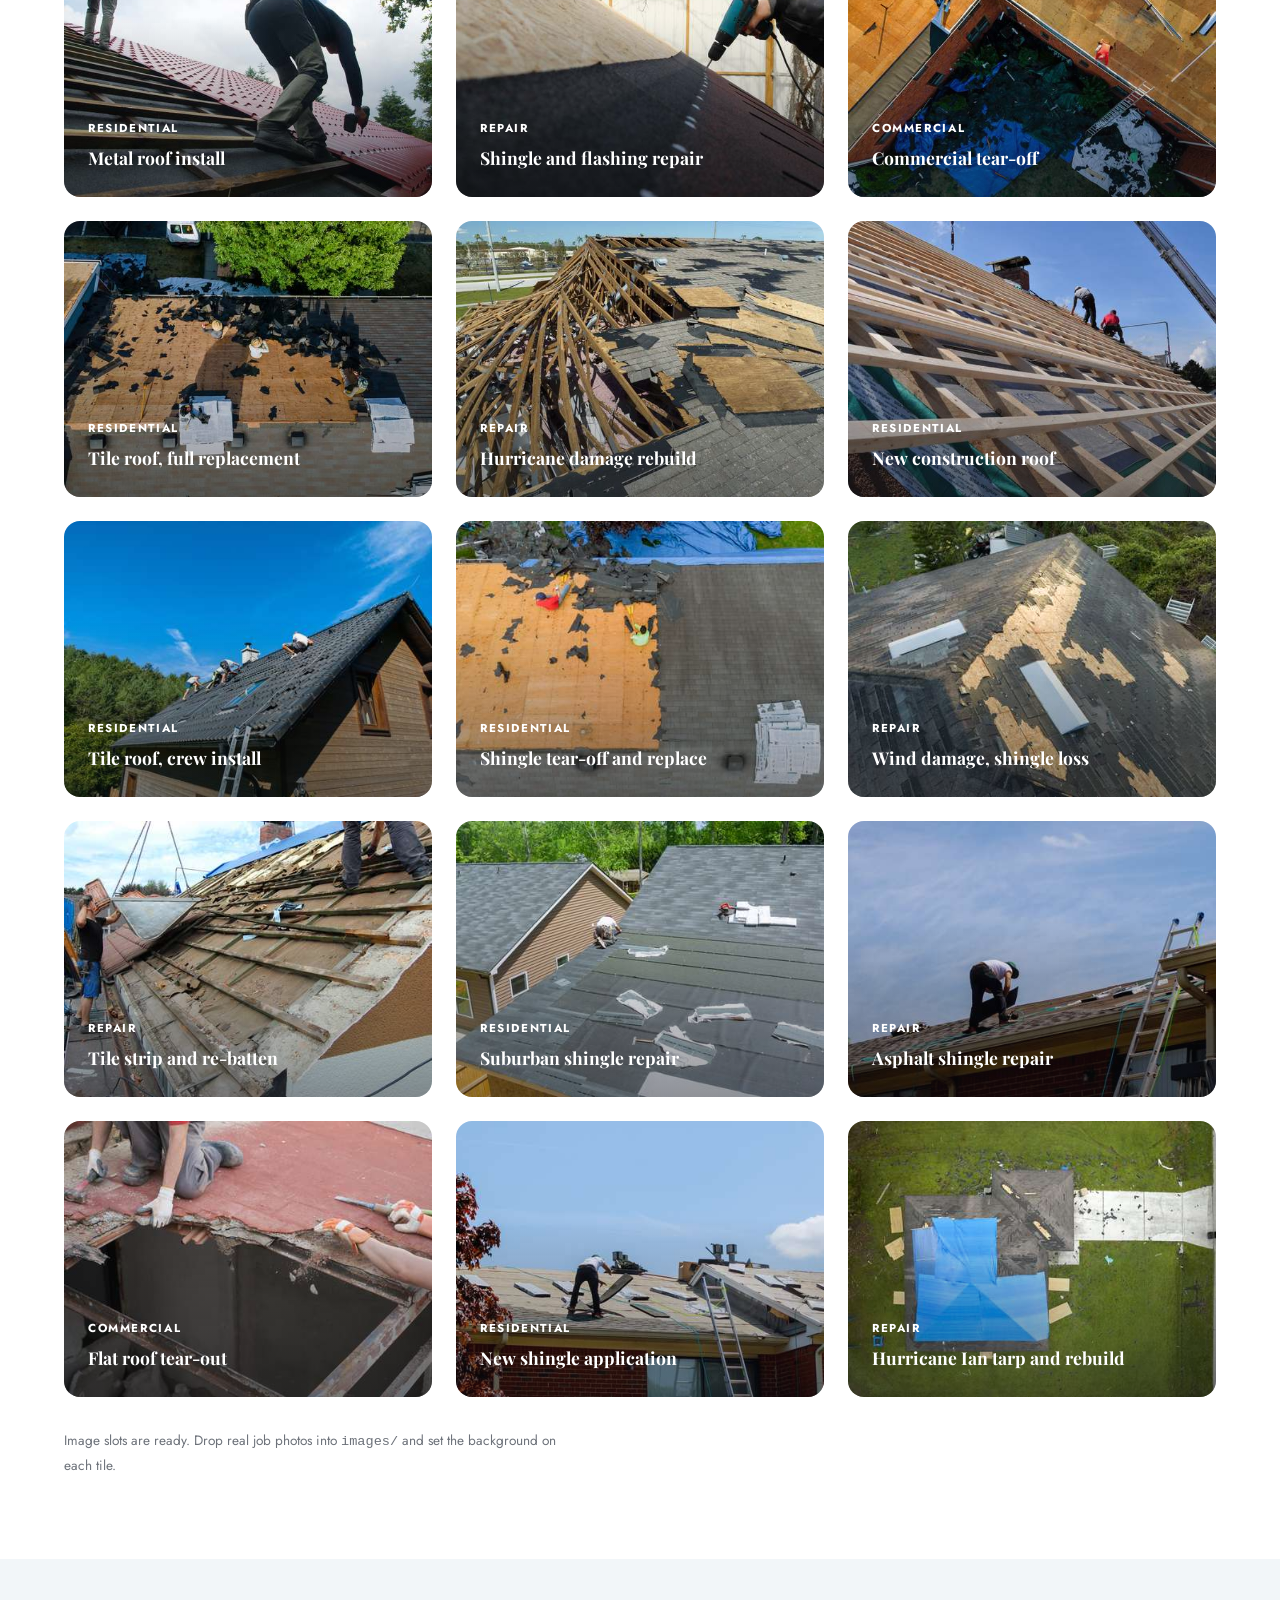
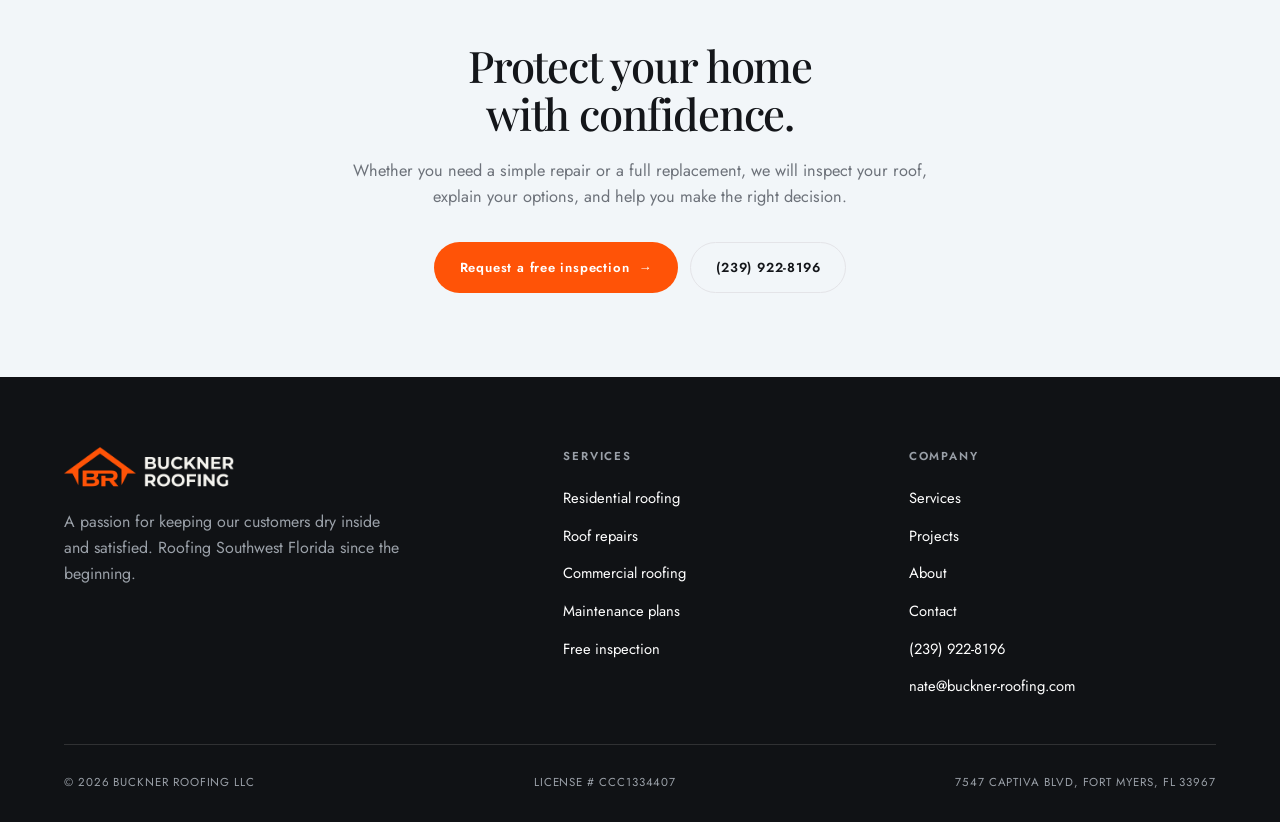
<file: projects.html>
<!DOCTYPE html>
<!-- Design signed off: Crest layout, Classic Luxury type, Minimal Light, Spacious.
     These attributes are now FIXED. The Design Studio has been removed. -->
<html lang="en" data-layout="crest" data-type="luxury" data-theme="light" data-scale="spacious">
<head>
<meta charset="UTF-8">
<meta name="viewport" content="width=device-width, initial-scale=1.0">
<title>Projects | Buckner Roofing | Fort Myers, FL</title>
<meta name="description" content="Recent roofing work across Fort Myers and Southwest Florida. Residential, repair and light commercial roofing projects.">
<link rel="icon" type="image/png" href="[data-uri]">
<link rel="apple-touch-icon" href="[data-uri]">
<meta name="theme-color" content="#ff5307">
<link rel="preconnect" href="https://fonts.googleapis.com">
<link rel="preconnect" href="https://fonts.gstatic.com" crossorigin>
<link href="https://fonts.googleapis.com/css2?family=Sora:wght@400;600;700;800&family=Inter:wght@400;500;600;700&family=Playfair+Display:wght@400;500;600;700&family=Jost:wght@300;400;500;600&display=swap" rel="stylesheet">
<link rel="stylesheet" href="index.css">
<!-- DEV TOOL — delete this block and preview.html before client handoff -->
<a class="devbtn" href="preview.html" title="Open device preview" aria-label="Open device preview">
  <svg viewBox="0 0 24 24" fill="none" stroke-linecap="round" stroke-linejoin="round" aria-hidden="true">
    <rect x="2.5" y="4" width="13" height="10" rx="1.6"/>
    <path d="M6.5 17.5h5"/>
    <rect x="17" y="9" width="5" height="11" rx="1.4"/>
  </svg>
  <span>Preview</span>
</a>
<!-- /DEV TOOL -->
<script src="site.js" defer></script>
</head>
<body data-page="projects.html">
<header class="nav nav--over">
  <div class="nav__in">
    <a class="nav__logo" href="index.html" aria-label="Buckner Roofing home">
      <span class="brand"><span class="brand__img brand__img--onlight" role="img" aria-label="Buckner Roofing"></span><span class="brand__img brand__img--ondark" aria-hidden="true"></span></span>
    </a>
    <nav class="nav__links" aria-label="Primary">
      <a href="index.html">Home</a>
      <a href="services.html">Services</a>
      <a href="projects.html" aria-current="page">Projects</a>
      <a href="about.html">About</a>
      <a href="contact.html">Contact</a>
    </nav>
    <a class="btn btn--primary nav__cta" href="contact.html"><span>Get a quote</span></a>
    <button class="nav__burger" id="burger" aria-label="Toggle menu"><i></i><i></i><i></i></button>
  </div>
</header>
<header class="pagehead">
  <div class="shell pagehead__in">
    <div class="pagehead__lead">
      <span class="eyebrow">Projects</span>
      <h1>The work speaks <em class="hl">first</em>.</h1>
    </div>
    <div class="pagehead__aside">
      <p class="lead">Residential, repair and light commercial roofing across Southwest Florida. Filter by the kind of job you have.</p>
      
    </div>
  </div>
  
  <div class="shell">
    <div class="feature rv">
      <div class="feature__media picband"></div>
      <div class="feature__card">
        <span class="work__cat">Featured</span>
        <h3>Add your strongest job here.</h3>
        <p>One project, told properly. What was wrong, what you did, what it looks like now. This slab is the single most persuasive thing on the site, so give it the best photograph you own.</p>
        <a class="tlink" href="contact.html">Start your project <span class="arrow">&rarr;</span></a>
      </div>
    </div>
  </div>

</header>

<section class="section">
  <div class="shell">
    <div class="filters rv">
      <button data-filter="all" class="is-on">All work</button>
      <button data-filter="residential">Residential</button>
      <button data-filter="repair">Repairs</button>
      <button data-filter="commercial">Light commercial</button>
    </div>
    <div class="grid-work rv">
      <article class="work w1" data-cat="residential">
        <div class="work__meta">
          <span class="work__cat">Residential</span>
          <span class="work__t">Tile roof replacement</span>
        </div>
      </article>
      <article class="work w2" data-cat="repair">
        <div class="work__meta">
          <span class="work__cat">Repair</span>
          <span class="work__t">Storm damage repair</span>
        </div>
      </article>
      <article class="work w3" data-cat="commercial">
        <div class="work__meta">
          <span class="work__cat">Commercial</span>
          <span class="work__t">Light commercial re-roof</span>
        </div>
      </article>
      <article class="work w4" data-cat="residential">
        <div class="work__meta">
          <span class="work__cat">Residential</span>
          <span class="work__t">Metal roof install</span>
        </div>
      </article>
      <article class="work w5" data-cat="repair">
        <div class="work__meta">
          <span class="work__cat">Repair</span>
          <span class="work__t">Shingle and flashing repair</span>
        </div>
      </article>
      <article class="work w6" data-cat="commercial">
        <div class="work__meta">
          <span class="work__cat">Commercial</span>
          <span class="work__t">Commercial tear-off</span>
        </div>
      </article>
      <article class="work w7" data-cat="residential">
        <div class="work__meta">
          <span class="work__cat">Residential</span>
          <span class="work__t">Tile roof, full replacement</span>
        </div>
      </article>
      <article class="work w8" data-cat="repair">
        <div class="work__meta">
          <span class="work__cat">Repair</span>
          <span class="work__t">Hurricane damage rebuild</span>
        </div>
      </article>
      <article class="work w9" data-cat="residential">
        <div class="work__meta">
          <span class="work__cat">Residential</span>
          <span class="work__t">New construction roof</span>
        </div>
      </article>
      <article class="work w10" data-cat="residential">
        <div class="work__meta">
          <span class="work__cat">Residential</span>
          <span class="work__t">Tile roof, crew install</span>
        </div>
      </article>
      <article class="work w11" data-cat="residential">
        <div class="work__meta">
          <span class="work__cat">Residential</span>
          <span class="work__t">Shingle tear-off and replace</span>
        </div>
      </article>
      <article class="work w12" data-cat="repair">
        <div class="work__meta">
          <span class="work__cat">Repair</span>
          <span class="work__t">Wind damage, shingle loss</span>
        </div>
      </article>
      <article class="work w13" data-cat="repair">
        <div class="work__meta">
          <span class="work__cat">Repair</span>
          <span class="work__t">Tile strip and re-batten</span>
        </div>
      </article>
      <article class="work w14" data-cat="residential">
        <div class="work__meta">
          <span class="work__cat">Residential</span>
          <span class="work__t">Suburban shingle repair</span>
        </div>
      </article>
      <article class="work w15" data-cat="repair">
        <div class="work__meta">
          <span class="work__cat">Repair</span>
          <span class="work__t">Asphalt shingle repair</span>
        </div>
      </article>
      <article class="work w16" data-cat="commercial">
        <div class="work__meta">
          <span class="work__cat">Commercial</span>
          <span class="work__t">Flat roof tear-out</span>
        </div>
      </article>
      <article class="work w17" data-cat="residential">
        <div class="work__meta">
          <span class="work__cat">Residential</span>
          <span class="work__t">New shingle application</span>
        </div>
      </article>
      <article class="work w18" data-cat="repair">
        <div class="work__meta">
          <span class="work__cat">Repair</span>
          <span class="work__t">Hurricane Ian tarp and rebuild</span>
        </div>
      </article>
    </div>
    <p class="note rv" style="margin-top:2rem;">Image slots are ready. Drop real job photos into <code>images/</code> and set the background on each tile.</p>
  </div>
</section>
<section class="section cta section--ink">
  <div class="shell cta__in">
    <div>
            <h2>Protect your home<br>with&nbsp;<em class="hl">confidence</em>.</h2>
      <p class="lead" style="margin-top:1.25rem;">Whether you need a simple repair or a full replacement, we will inspect your roof, explain your options, and help you make the right decision.</p>
    </div>
    <div class="cta__actions">
      <a class="btn btn--primary" href="contact.html"><span>Request a free inspection</span><span class="arrow">&rarr;</span></a>
      <a class="btn btn--light" href="tel:+12399228196"><span>(239) 922-8196</span></a>
    </div>
  </div>
</section>
<footer class="foot">
  <div class="shell">
    <div class="foot__top">
      <div>
        <div class="nav__logo foot__logo"><span class="brand"><span class="brand__img brand__img--onlight" role="img" aria-label="Buckner Roofing"></span><span class="brand__img brand__img--ondark" aria-hidden="true"></span></span></div>
        <p class="foot__tag">A passion for keeping our customers dry inside and satisfied. Roofing Southwest Florida since the beginning.</p>
      </div>
      <div>
        <h4>Services</h4>
        <ul><li><a href="services.html">Residential roofing</a></li><li><a href="services.html">Roof repairs</a></li><li><a href="services.html">Commercial roofing</a></li><li><a href="services.html">Maintenance plans</a></li><li><a href="services.html">Free inspection</a></li></ul>
      </div>
      <div>
        <h4>Company</h4>
        <ul><li><a href="services.html">Services</a></li><li><a href="projects.html">Projects</a></li><li><a href="about.html">About</a></li><li><a href="contact.html">Contact</a></li>
          <li><a href="tel:+12399228196">(239) 922-8196</a></li>
          <li><a href="mailto:nate@buckner-roofing.com">nate@buckner-roofing.com</a></li>
        </ul>
      </div>
    </div>
    <div class="foot__bot">
      <span>&copy; 2026 Buckner Roofing LLC</span>
      <span>License # CCC1334407</span>
      <span>7547 Captiva Blvd, Fort Myers, FL 33967</span>
    </div>
  </div>
</footer>
</body>
</html>
</file>
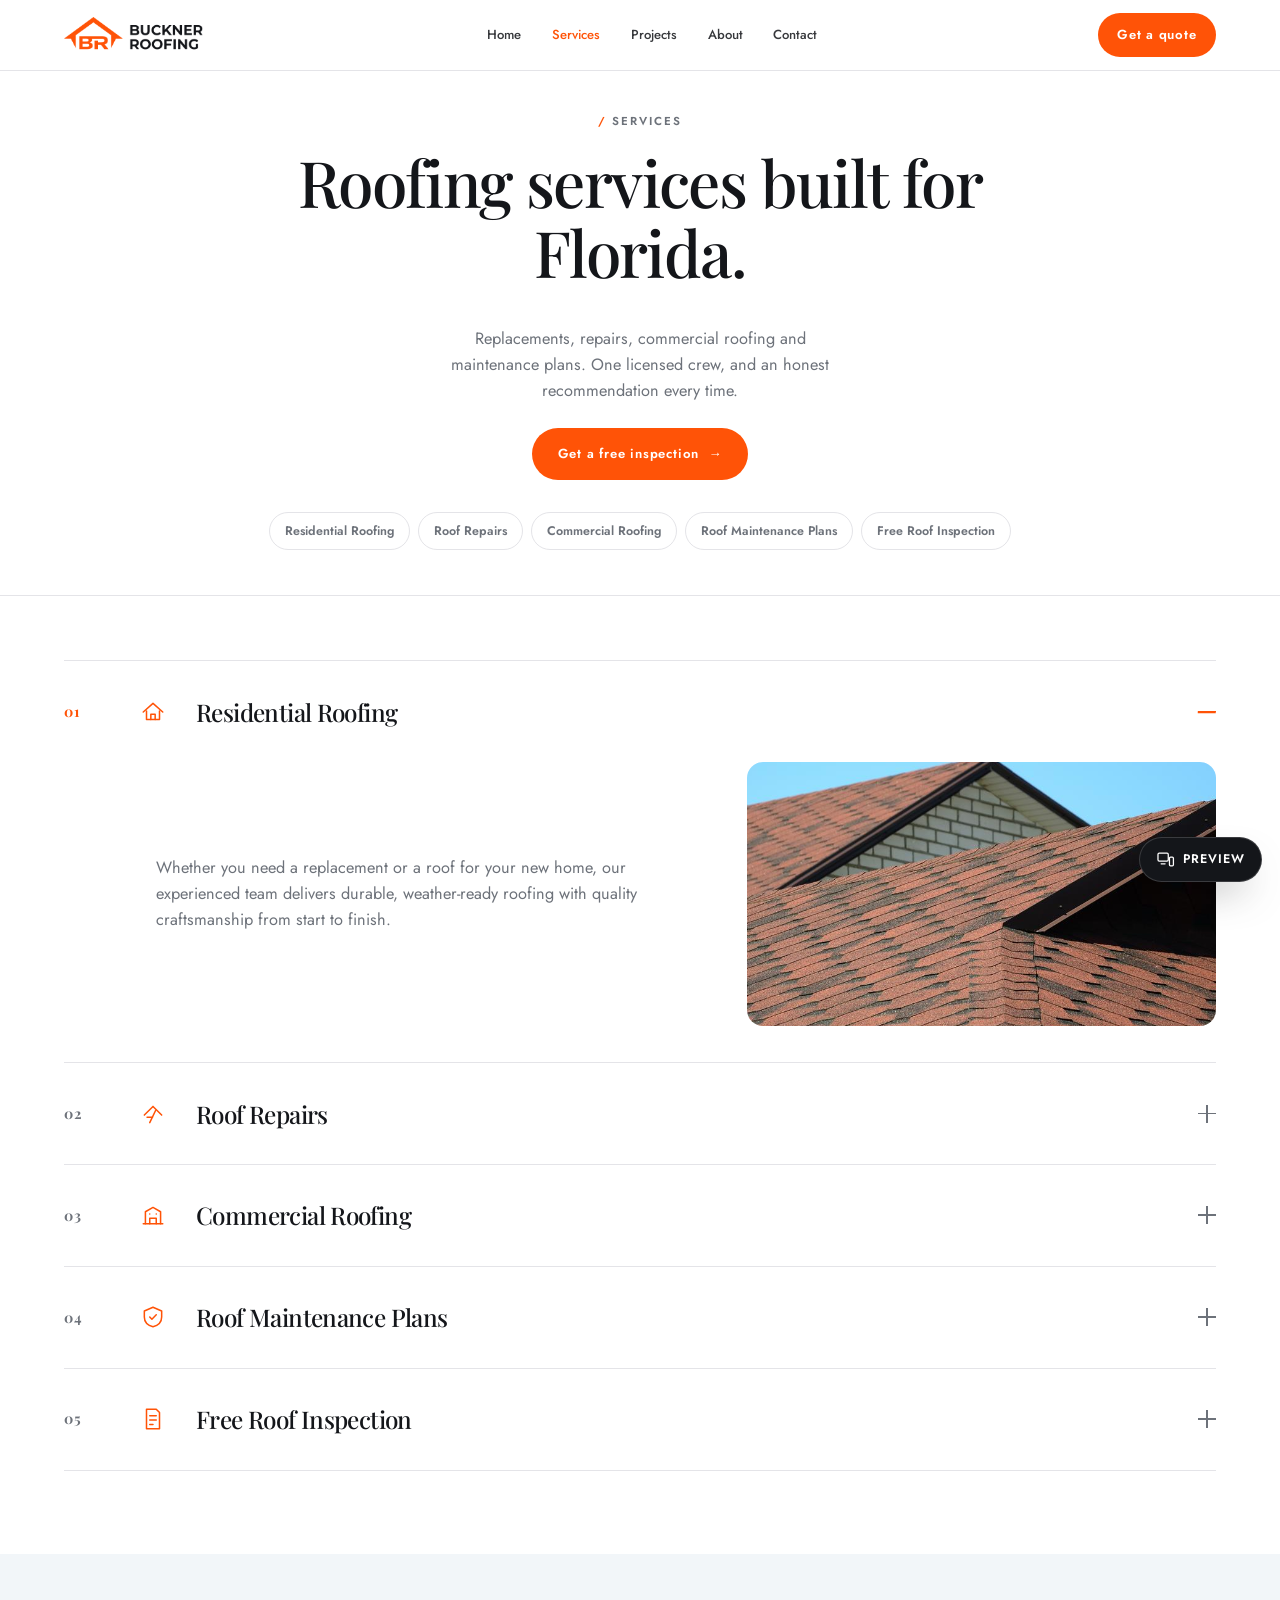
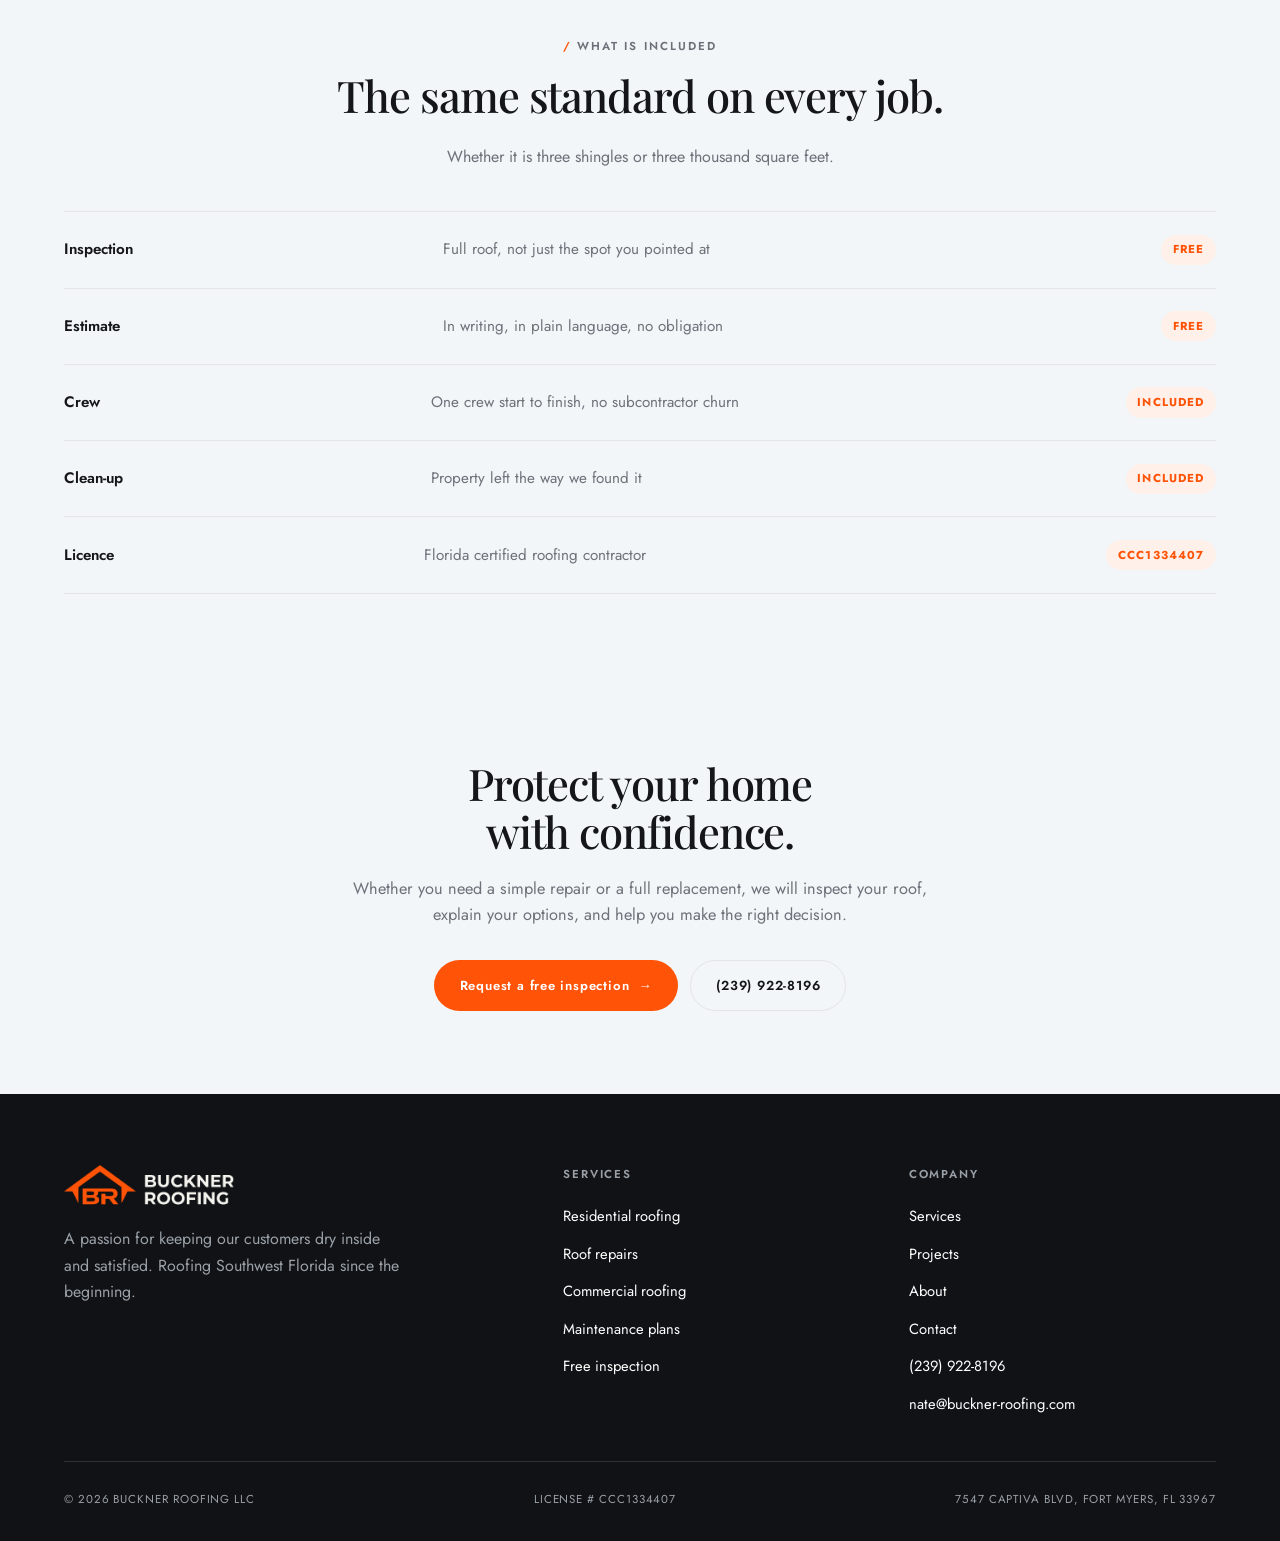
<file: services.html>
<!DOCTYPE html>
<!-- Design signed off: Crest layout, Classic Luxury type, Minimal Light, Spacious.
     These attributes are now FIXED. The Design Studio has been removed. -->
<html lang="en" data-layout="crest" data-type="luxury" data-theme="light" data-scale="spacious">
<head>
<meta charset="UTF-8">
<meta name="viewport" content="width=device-width, initial-scale=1.0">
<title>Services | Buckner Roofing | Fort Myers, FL</title>
<meta name="description" content="Residential roofing, roof repairs, light commercial roofing, maintenance agreements and free estimates across Southwest Florida.">
<link rel="icon" type="image/png" href="[data-uri]">
<link rel="apple-touch-icon" href="[data-uri]">
<meta name="theme-color" content="#ff5307">
<link rel="preconnect" href="https://fonts.googleapis.com">
<link rel="preconnect" href="https://fonts.gstatic.com" crossorigin>
<link href="https://fonts.googleapis.com/css2?family=Sora:wght@400;600;700;800&family=Inter:wght@400;500;600;700&family=Playfair+Display:wght@400;500;600;700&family=Jost:wght@300;400;500;600&display=swap" rel="stylesheet">
<link rel="stylesheet" href="index.css">
<!-- DEV TOOL — delete this block and preview.html before client handoff -->
<a class="devbtn" href="preview.html" title="Open device preview" aria-label="Open device preview">
  <svg viewBox="0 0 24 24" fill="none" stroke-linecap="round" stroke-linejoin="round" aria-hidden="true">
    <rect x="2.5" y="4" width="13" height="10" rx="1.6"/>
    <path d="M6.5 17.5h5"/>
    <rect x="17" y="9" width="5" height="11" rx="1.4"/>
  </svg>
  <span>Preview</span>
</a>
<!-- /DEV TOOL -->
<script src="site.js" defer></script>
</head>
<body data-page="services.html">
<header class="nav nav--over">
  <div class="nav__in">
    <a class="nav__logo" href="index.html" aria-label="Buckner Roofing home">
      <span class="brand"><span class="brand__img brand__img--onlight" role="img" aria-label="Buckner Roofing"></span><span class="brand__img brand__img--ondark" aria-hidden="true"></span></span>
    </a>
    <nav class="nav__links" aria-label="Primary">
      <a href="index.html">Home</a>
      <a href="services.html" aria-current="page">Services</a>
      <a href="projects.html">Projects</a>
      <a href="about.html">About</a>
      <a href="contact.html">Contact</a>
    </nav>
    <a class="btn btn--primary nav__cta" href="contact.html"><span>Get a quote</span></a>
    <button class="nav__burger" id="burger" aria-label="Toggle menu"><i></i><i></i><i></i></button>
  </div>
</header>
<header class="pagehead">
  <div class="shell pagehead__in">
    <div class="pagehead__lead">
      <span class="eyebrow">Services</span>
      <h1>Roofing services built for <em class="hl">Florida</em>.</h1>
    </div>
    <div class="pagehead__aside">
      <p class="lead">Replacements, repairs, commercial roofing and maintenance plans. One licensed crew, and an honest recommendation every time.</p>
      <a class="btn btn--primary" href="contact.html"><span>Get a free inspection</span><span class="arrow">&rarr;</span></a>
    </div>
  </div>
  <div class="shell"><nav class="chiprail" aria-label="Jump to a service"><a class="chip" href="#residential">Residential Roofing</a><a class="chip" href="#roof">Roof Repairs</a><a class="chip" href="#commercial">Commercial Roofing</a><a class="chip" href="#roof">Roof Maintenance Plans</a><a class="chip" href="#free">Free Roof Inspection</a></nav></div>
</header>

<section class="section section--flush">
  <div class="shell">
    <div class="acclist">
      <details class="acc" id="residential" open>
        <summary>
          <span class="acc__n">01</span>
          <svg class="svc__icon" viewBox="0 0 24 24" aria-hidden="true" stroke-linecap="round" stroke-linejoin="round"><path d="M3 12 12 4l9 8"/><path d="M6 11v8h12v-8"/><path d="M10 19v-5h4v5"/></svg>
          <span class="acc__t">Residential Roofing</span>
          <span class="acc__x" aria-hidden="true"></span>
        </summary>
        <div class="acc__body">
          <p>Whether you need a replacement or a roof for your new home, our experienced team delivers durable, weather-ready roofing with quality craftsmanship from start to finish.</p>
          <div class="acc__media pic1"></div>
        </div>
      </details>
      <details class="acc" id="roof">
        <summary>
          <span class="acc__n">02</span>
          <svg class="svc__icon" viewBox="0 0 24 24" aria-hidden="true" stroke-linecap="round" stroke-linejoin="round"><path d="M4 13 12 5l8 8"/><path d="M14.5 8.5 9 20"/><path d="M6.5 15h5"/></svg>
          <span class="acc__t">Roof Repairs</span>
          <span class="acc__x" aria-hidden="true"></span>
        </summary>
        <div class="acc__body">
          <p>Not every roof needs replacing. We provide honest inspections and lasting repairs that solve the problem without selling you work you do not need.</p>
          <div class="acc__media pic2"></div>
        </div>
      </details>
      <details class="acc" id="commercial">
        <summary>
          <span class="acc__n">03</span>
          <svg class="svc__icon" viewBox="0 0 24 24" aria-hidden="true" stroke-linecap="round" stroke-linejoin="round"><path d="M3 20h18"/><path d="M5 20V9l7-4 7 4v11"/><path d="M9 20v-5h6v5"/><path d="M9 11h.01M15 11h.01"/></svg>
          <span class="acc__t">Commercial Roofing</span>
          <span class="acc__x" aria-hidden="true"></span>
        </summary>
        <div class="acc__body">
          <p>Protect your business with dependable roofing solutions that minimize downtime and keep your property secure through Florida's toughest weather.</p>
          <div class="acc__media pic3"></div>
        </div>
      </details>
      <details class="acc" id="roof">
        <summary>
          <span class="acc__n">04</span>
          <svg class="svc__icon" viewBox="0 0 24 24" aria-hidden="true" stroke-linecap="round" stroke-linejoin="round"><path d="M12 3 4 6.5V12c0 4.6 3.4 7.8 8 9 4.6-1.2 8-4.4 8-9V6.5Z"/><path d="m9 12 2 2 4-4"/></svg>
          <span class="acc__t">Roof Maintenance Plans</span>
          <span class="acc__x" aria-hidden="true"></span>
        </summary>
        <div class="acc__body">
          <p>Routine inspections and preventative maintenance help extend your roof's life, reduce costly repairs, and keep small problems from becoming major ones.</p>
          <div class="acc__media pic4"></div>
        </div>
      </details>
      <details class="acc" id="free">
        <summary>
          <span class="acc__n">05</span>
          <svg class="svc__icon" viewBox="0 0 24 24" aria-hidden="true" stroke-linecap="round" stroke-linejoin="round"><path d="M6 3h9l3 3v15H6Z"/><path d="M9 9h6M9 13h6M9 17h3"/></svg>
          <span class="acc__t">Free Roof Inspection</span>
          <span class="acc__x" aria-hidden="true"></span>
        </summary>
        <div class="acc__body">
          <p>Get an honest assessment of your roof at no cost. No pressure, no gimmicks, just straightforward recommendations from experienced roofing professionals.</p>
          <div class="acc__media pic5"></div>
        </div>
      </details>
    </div>
  </div>
</section>

<section class="section section--tint">
  <div class="shell">
    <div class="sec-head rv">
      <div>
        <span class="eyebrow">What is included</span>
        <h2>The same standard on every job.</h2>
      </div>
      <div class="sec-head__aside"><p>Whether it is three shingles or three thousand square feet.</p></div>
    </div>
    <div class="spec rv">
      <div class="spec__row"><span class="spec__k">Inspection</span><span class="spec__v">Full roof, not just the spot you pointed at</span><span class="spec__b">Free</span></div>
      <div class="spec__row"><span class="spec__k">Estimate</span><span class="spec__v">In writing, in plain language, no obligation</span><span class="spec__b">Free</span></div>
      <div class="spec__row"><span class="spec__k">Crew</span><span class="spec__v">One crew start to finish, no subcontractor churn</span><span class="spec__b">Included</span></div>
      <div class="spec__row"><span class="spec__k">Clean-up</span><span class="spec__v">Property left the way we found it</span><span class="spec__b">Included</span></div>
      <div class="spec__row"><span class="spec__k">Licence</span><span class="spec__v">Florida certified roofing contractor</span><span class="spec__b">CCC1334407</span></div>
    </div>
  </div>
</section>
<section class="section cta section--ink">
  <div class="shell cta__in">
    <div>
            <h2>Protect your home<br>with&nbsp;<em class="hl">confidence</em>.</h2>
      <p class="lead" style="margin-top:1.25rem;">Whether you need a simple repair or a full replacement, we will inspect your roof, explain your options, and help you make the right decision.</p>
    </div>
    <div class="cta__actions">
      <a class="btn btn--primary" href="contact.html"><span>Request a free inspection</span><span class="arrow">&rarr;</span></a>
      <a class="btn btn--light" href="tel:+12399228196"><span>(239) 922-8196</span></a>
    </div>
  </div>
</section>
<footer class="foot">
  <div class="shell">
    <div class="foot__top">
      <div>
        <div class="nav__logo foot__logo"><span class="brand"><span class="brand__img brand__img--onlight" role="img" aria-label="Buckner Roofing"></span><span class="brand__img brand__img--ondark" aria-hidden="true"></span></span></div>
        <p class="foot__tag">A passion for keeping our customers dry inside and satisfied. Roofing Southwest Florida since the beginning.</p>
      </div>
      <div>
        <h4>Services</h4>
        <ul><li><a href="services.html">Residential roofing</a></li><li><a href="services.html">Roof repairs</a></li><li><a href="services.html">Commercial roofing</a></li><li><a href="services.html">Maintenance plans</a></li><li><a href="services.html">Free inspection</a></li></ul>
      </div>
      <div>
        <h4>Company</h4>
        <ul><li><a href="services.html">Services</a></li><li><a href="projects.html">Projects</a></li><li><a href="about.html">About</a></li><li><a href="contact.html">Contact</a></li>
          <li><a href="tel:+12399228196">(239) 922-8196</a></li>
          <li><a href="mailto:nate@buckner-roofing.com">nate@buckner-roofing.com</a></li>
        </ul>
      </div>
    </div>
    <div class="foot__bot">
      <span>&copy; 2026 Buckner Roofing LLC</span>
      <span>License # CCC1334407</span>
      <span>7547 Captiva Blvd, Fort Myers, FL 33967</span>
    </div>
  </div>
</footer>
</body>
</html>
</file>
